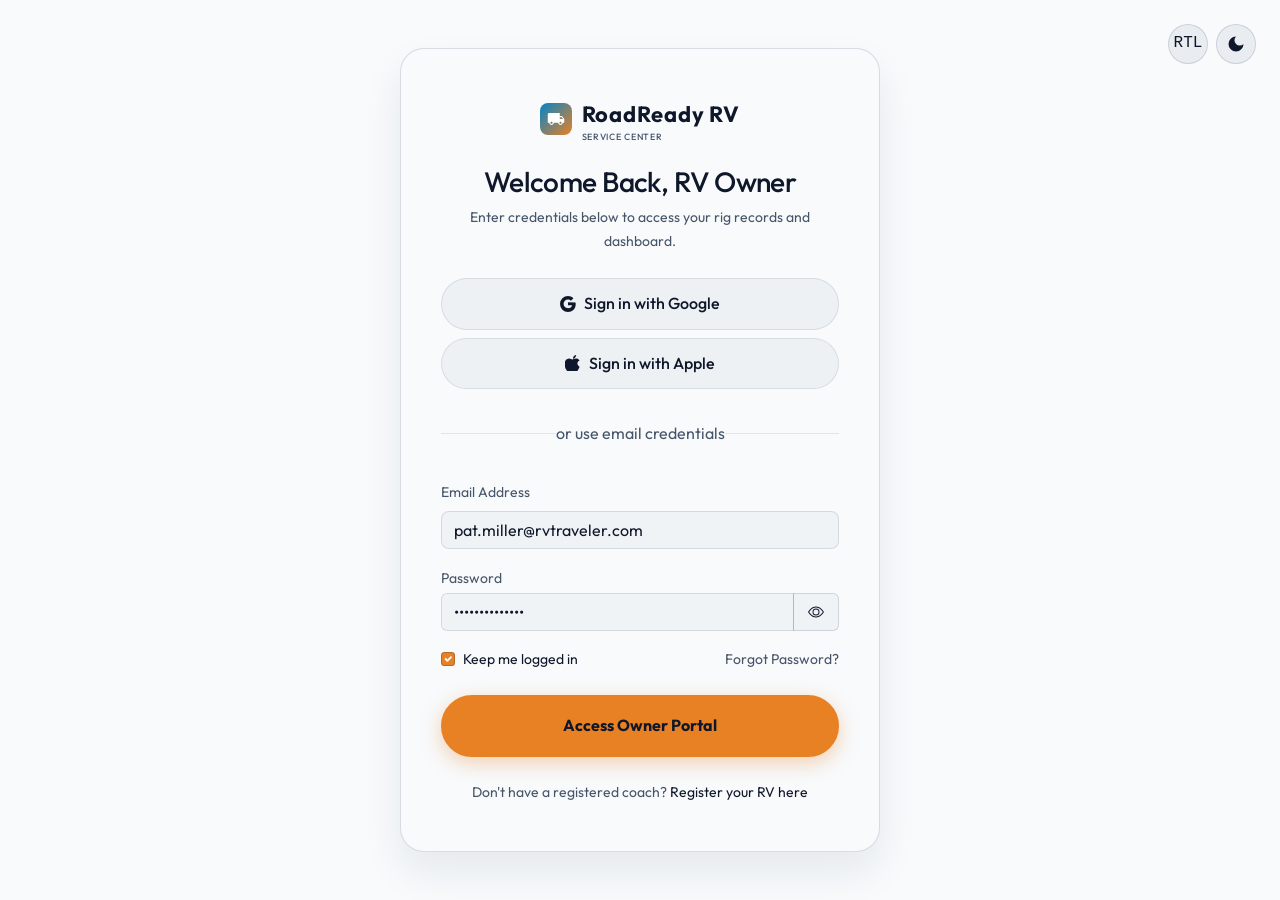
<file: login.html>
<!DOCTYPE html>
<html lang="en" dir="ltr" data-bs-theme="light">
<head>
  <meta charset="UTF-8">
  <meta name="viewport" content="width=device-width, initial-scale=1.0">
  <meta name="description" content="Access your RoadReady RV & Motorhome owner portal. Manage service appointments, track maintenance history, review warranty status, and access repair estimates.">
  <meta name="keywords" content="rv service login, motorhome owner portal, rv maintenance tracker, roadready rv sign in">
  <meta name="author" content="RoadReady RV & Motorhome Service Center">
  <title>RoadReady RV - RV Owner Portal Sign In</title>
  
  <!-- Favicon -->
  <link rel="icon" type="image/svg+xml" href="data:image/svg+xml,<svg xmlns='http://www.w3.org/2000/svg' viewBox='0 0 24 24' fill='%23E88024'><path d='M20 8h-3V4H3c-1.1 0-2 .9-2 2v11h2c0 1.66 1.34 3 3 3s3-1.34 3-3h6c0 1.66 1.34 3 3 3s3-1.34 3-3h2v-5l-3-4zM6 18.5c-.83 0-1.5-.67-1.5-1.5s.67-1.5 1.5-1.5 1.5.67 1.5 1.5-.67 1.5-1.5 1.5zm12 0c-.83 0-1.5-.67-1.5-1.5s.67-1.5 1.5-1.5 1.5.67 1.5 1.5-.67 1.5-1.5 1.5zM17 12V9.5h2.5l1.88 2.5H17z'/></svg>">

  <!-- Google Fonts - Outfit -->
  <link rel="preconnect" href="https://fonts.googleapis.com">
  <link rel="preconnect" href="https://fonts.gstatic.com" crossorigin>
  <link href="https://fonts.googleapis.com/css2?family=Outfit:wght@300;400;500;600&display=swap" rel="stylesheet">

  <!-- Bootstrap 5.3.3 CSS -->
  <link href="https://cdn.jsdelivr.net/npm/bootstrap@5.3.3/dist/css/bootstrap.min.css" rel="stylesheet" integrity="sha384-QWTKZyjpPEjISv5WaRU9OFeRpok6YctnYmDr5pNlyT2bRjXh0JMhjY6hW+ALEwIH" crossorigin="anonymous">

  <!-- Custom Stylesheets -->
  <link rel="stylesheet" href="assets/css/style.css">
  <link rel="stylesheet" href="assets/css/dark-mode.css">
  <link rel="stylesheet" href="assets/css/rtl.css">

  <style>
    body {
      background-color: var(--bg-main);
      min-height: 100vh;
      display: flex;
      align-items: center;
      justify-content: center;
      padding: 1.5rem;
      transition: background 0.3s ease, color 0.3s ease;
    }
    
    .auth-card {
      max-width: 480px;
      width: 100%;
      background: var(--bg-main);
      border: 1px solid var(--border-color);
      border-radius: 24px;
      padding: 3rem 2.5rem;
      box-shadow: 0 20px 40px rgba(15, 39, 68, 0.08);
      transition: var(--transition-smooth);
    }
    
    body.dark-mode .auth-card {
      background: rgba(18, 30, 49, 0.75);
      border-color: rgba(255, 255, 255, 0.08);
      box-shadow: var(--shadow-lg);
    }
    
    .social-btn {
      background: rgba(15, 39, 68, 0.04);
      border: 1px solid rgba(15, 39, 68, 0.1);
      color: var(--text-main);
      padding: 0.75rem 1rem;
      border-radius: 50px;
      font-weight: 500;
      transition: var(--transition-fast);
      display: inline-flex;
      align-items: center;
      justify-content: center;
      gap: 0.5rem;
      width: 100%;
    }
    
    .social-btn:hover {
      background: rgba(15, 39, 68, 0.08);
      color: var(--text-main);
      transform: translateY(-2px);
    }
    
    body.dark-mode .social-btn {
      background: rgba(255, 255, 255, 0.05);
      border-color: rgba(255, 255, 255, 0.15);
      color: var(--text-light);
    }
    
    body.dark-mode .social-btn:hover {
      background: rgba(255, 255, 255, 0.15);
      color: var(--text-light);
    }

    .divider {
      display: flex;
      align-items: center;
      text-align: center;
      color: var(--text-muted);
      margin: 2rem 0;
    }
    
    .divider::before, .divider::after {
      content: '';
      flex: 1;
      border-bottom: 1px solid rgba(15, 39, 68, 0.1);
    }
    
    body.dark-mode .divider {
      color: rgba(255, 255, 255, 0.45);
    }
    
    body.dark-mode .divider::before,
    body.dark-mode .divider::after {
      border-color: rgba(255, 255, 255, 0.15);
    }
    
    .utility-btn {
      border-color: var(--border-color) !important;
      color: var(--text-main) !important;
      transition: var(--transition-fast);
    }
    
    .utility-btn:hover {
      background: var(--primary) !important;
      color: var(--accent) !important;
      border-color: var(--primary) !important;
    }

    .auth-card a {
      text-decoration: none;
      transition: all 0.3s ease;
    }
    
    .auth-card a:hover {
      text-decoration: underline;
    }

    /* Light mode text/form-control overrides */
    body:not(.dark-mode) .auth-card h1,
    body:not(.dark-mode) .auth-card label,
    body:not(.dark-mode) .auth-card .text-white {
      color: var(--text-main) !important;
    }
    body:not(.dark-mode) .auth-card p,
    body:not(.dark-mode) .auth-card .text-white-50,
    body:not(.dark-mode) .auth-card .small {
      color: var(--text-muted) !important;
    }
    body:not(.dark-mode) .auth-card a {
      color: var(--accent) !important;
    }
    body:not(.dark-mode) .auth-card .form-control {
      background-color: rgba(15, 39, 68, 0.03) !important;
      border-color: rgba(15, 39, 68, 0.15) !important;
      color: var(--text-main) !important;
    }
    body:not(.dark-mode) .auth-card .form-control:focus {
      background-color: #ffffff !important;
      border-color: var(--accent) !important;
      box-shadow: 0 0 0 0.25rem rgba(232, 128, 36, 0.25) !important;
    }
    
    /* Light mode form check / input-group button overrides */
    body:not(.dark-mode) .auth-card .form-check-input {
      border-color: rgba(15, 39, 68, 0.25) !important;
    }
    body:not(.dark-mode) .auth-card .input-group .btn {
      background-color: rgba(15, 39, 68, 0.03) !important;
      border-color: rgba(15, 39, 68, 0.15) !important;
      color: var(--text-main) !important;
    }

    /* Small screens customization */
    @media (max-width: 576px) {
      .auth-card .form-check-label {
        font-size: 11px !important;
      }
      .auth-card .form-check-input {
        width: 12px !important;
      }
      .auth-card .auth-toggles {
        position: absolute !important;
        top: 15px !important;
        right: 15px !important;
        left: auto !important;
        transform: none !important;
        margin: 0 !important;
        z-index: 1010;
      }
      body {
        display: flex !important;
        flex-direction: column !important;
        justify-content: flex-start !important;
        padding-top: 10px !important;
        padding-bottom: 24px !important;
      }
    }
  </style>
</head>
<body>

  <!-- Theme & RTL Toggles -->
  <div class="auth-toggles position-absolute top-0 end-0 m-4 d-flex gap-2" style="z-index: 1000;">
    <button class="utility-btn font-monospace" id="rtl-toggle" title="Toggle Text Direction" aria-label="Toggle RTL direction">RTL</button>
    <button class="utility-btn" id="theme-toggle" title="Toggle Light/Dark Mode" aria-label="Toggle dark mode">
      <svg xmlns="http://www.w3.org/2000/svg" width="20" height="20" fill="currentColor" viewBox="0 0 24 24"><path d="M12 3a6 6 0 0 0 9 9 9 9 0 1 1-9-9Z"/></svg>
    </button>
  </div>

  <!-- ==========================================================================
       Authentication Login Form
       ========================================================================== */ -->
  <div class="auth-card text-center reveal active">
    <!-- Brand Logo -->
    <a class="footer-logo justify-content-center mb-4" href="index.html">
      <div class="brand-icon">
        <svg xmlns="http://www.w3.org/2000/svg" viewBox="0 0 24 24" fill="currentColor">
          <path d="M20 8h-3V4H3c-1.1 0-2 .9-2 2v11h2c0 1.66 1.34 3 3 3s3-1.34 3-3h6c0 1.66 1.34 3 3 3s3-1.34 3-3h2v-5l-3-4zM6 18.5c-.83 0-1.5-.67-1.5-1.5s.67-1.5 1.5-1.5 1.5.67 1.5 1.5-.67 1.5-1.5 1.5zm12 0c-.83 0-1.5-.67-1.5-1.5s.67-1.5 1.5-1.5 1.5.67 1.5 1.5-.67 1.5-1.5 1.5zM17 12V9.5h2.5l1.88 2.5H17z"/>
        </svg>
      </div>
      <div class="brand-text text-start">
        <span class="brand-name">RoadReady RV</span>
        <span class="brand-sub">Service Center</span>
      </div>
    </a>

    <h1 class="h3 text-white mb-2" style="font-weight: 500;">Welcome Back, RV Owner</h1>
    <p class="text-white-50 small mb-4">Enter credentials below to access your rig records and dashboard.</p>

    <!-- Social Sign In buttons -->
    <div class="d-flex flex-column gap-2 mb-3">
      <button class="social-btn" type="button" onclick="socialLogin('Google')">
        <svg xmlns="http://www.w3.org/2000/svg" width="16" height="16" fill="currentColor" class="bi bi-google" viewBox="0 0 16 16"><path d="M15.545 6.558a9.4 9.4 0 0 1 .139 1.626c0 2.434-.87 4.492-2.384 5.885h.002C11.978 15.292 10.158 16 8 16A8 8 0 1 1 8 0c2.158 0 4 .799 5.418 2.301l-2.432 2.432C10.02 3.791 9.122 3.4 8 3.4c-2.445 0-4.437 1.992-4.437 4.437s1.992 4.437 4.437 4.437c2.827 0 3.87-1.992 4.04-3.036H8v-3.036z"/></svg>
        Sign in with Google
      </button>
      <button class="social-btn" type="button" onclick="socialLogin('Apple')">
        <svg xmlns="http://www.w3.org/2000/svg" width="16" height="16" fill="currentColor" class="bi bi-apple" viewBox="0 0 16 16"><path d="M11.182.008C11.148-.03 9.923.023 8.857 1.18c-1.066 1.156-.902 2.482-.878 2.516s1.202-.087 2.22-1.258C11.217 1.282 11.206.046 11.182.008m3.314 11.733c-.048-.096-2.325-1.234-2.113-3.422.212-2.189 2.225-2.869 2.225-2.869-1.094-1.628-2.807-1.846-3.38-1.896-1.575-.192-3.084.881-3.864.881-.79 0-1.996-.86-3.23-.836-1.58.026-3.036.902-3.842 2.28-1.636 2.784-.419 6.892 1.171 9.145.78 1.093 1.688 2.302 2.871 2.261 1.146-.04 1.58-.724 2.955-.724 1.365 0 1.77.724 2.97.704 1.218-.02 2.012-1.127 2.783-2.24 1.002-1.455 1.41-2.866 1.428-2.937a1.05 1.05 0 0 1-.005-.002z"/></svg>
        Sign in with Apple
      </button>
    </div>

    <div class="divider">or use email credentials</div>

    <!-- Credentials Form -->
    <form id="loginForm" class="text-start">
      <div class="mb-3">
        <label class="form-label text-white small">Email Address</label>
        <input type="email" class="form-control rounded-3 bg-opacity-10 bg-white border border-white border-opacity-25 text-white" placeholder="owner@roadreadyrv.com" value="pat.miller@rvtraveler.com" required>
      </div>
      <div class="mb-3">
        <label class="form-label text-white small mb-1">Password</label>
        <div class="input-group">
          <input type="password" id="loginPassword" class="form-control bg-opacity-10 bg-white border-white border-opacity-25 text-white" placeholder="••••••••" value="RoadReady2026!" required>
          <button class="btn border border-white border-opacity-25 bg-opacity-10 bg-white text-white d-flex align-items-center justify-content-center" type="button" id="togglePasswordBtn" style="width:46px;">
            <svg id="eyeIcon" xmlns="http://www.w3.org/2000/svg" width="16" height="16" fill="currentColor" class="bi bi-eye" viewBox="0 0 16 16"><path d="M16 8s-3-5.5-8-5.5S0 8 0 8s3 5.5 8 5.5S16 8 16 8zM1.173 8a13.133 13.133 0 0 1 1.66-2.043C4.12 4.668 5.88 3.5 8 3.5c2.12 0 3.879 1.168 5.168 2.457A13.133 13.133 0 0 1 14.828 8c-.058.087-.122.183-.195.288-.335.48-.83 1.12-1.465 1.755C11.879 11.332 10.119 12.5 8 12.5c-2.12 0-3.879-1.168-5.168-2.457A13.134 13.134 0 0 1 1.172 8z"/><path d="M8 5.5a2.5 2.5 0 1 0 0 5 2.5 2.5 0 0 0 0-5zM4.5 8a3.5 3.5 0 1 1 7 0 3.5 3.5 0 0 1-7 0z"/></svg>
            <svg id="eyeSlashIcon" xmlns="http://www.w3.org/2000/svg" width="16" height="16" fill="currentColor" class="bi bi-eye-slash d-none" viewBox="0 0 16 16"><path d="M13.359 11.238C15.06 9.72 16 8 16 8s-3-5.5-8-5.5a7.028 7.028 0 0 0-2.79.588l.77.771A5.944 5.944 0 0 1 8 3.5c2.12 0 3.879 1.168 5.168 2.457A13.134 13.134 0 0 1 14.828 8c-.058.087-.122.183-.195.288-.335.48-.83 1.12-1.465 1.755-.165.165-.337.328-.517.486z"/><path d="M11.297 9.176a3.5 3.5 0 0 0-4.474-4.474l.823.823a2.5 2.5 0 0 1 2.829 2.829zm-2.943 1.299.822.822a3.5 3.5 0 0 1-4.474-4.474l.823.823a2.5 2.5 0 0 0 2.829 2.829"/><path d="M3.35 5.47c-.18.16-.353.322-.518.487A13.134 13.134 0 0 0 1.172 8l.195.288c.335.48.83 1.12 1.465 1.755C4.121 11.332 5.881 12.5 8 12.5c.716 0 1.39-.133 2.02-.36l.77.772A7.029 7.029 0 0 1 8 13.5C3 13.5 0 8 0 8s.939-1.721 2.641-3.238l.708.709zm10.296 8.884-12-12 .708-.708 12 12-.708.708z"/></svg>
          </button>
        </div>
      </div>

      <div class="mb-4 d-flex justify-content-between align-items-center flex-nowrap gap-2">
        <div class="form-check text-white small mb-0 d-flex align-items-center gap-2" style="white-space: nowrap; flex-shrink: 0;">
          <input type="checkbox" class="form-check-input bg-transparent border border-white border-opacity-25 flex-shrink-0" id="rememberMe" checked style="margin-top: 0;">
          <label class="form-check-label mb-0" for="rememberMe">Keep me logged in</label>
        </div>
        <a href="contact.html" class="small text-white-50 flex-shrink-0" dir="ltr" style="white-space: nowrap;">Forgot Password?</a>
      </div>

      <button type="submit" class="btn-premium-primary w-100 justify-content-center py-3">Access Owner Portal</button>
    </form>

    <div class="mt-4 text-white-50 small">
      Don't have a registered coach? <a href="register.html" class="text-white">Register your RV here</a>
    </div>
  </div>

  <!-- Core Javascript -->
  <script src="assets/js/main.js"></script>

  <script>
    // Visibility toggle script
    const passwordInput = document.getElementById('loginPassword');
    const toggleBtn = document.getElementById('togglePasswordBtn');
    
    const eyeIcon = document.getElementById('eyeIcon');
    const eyeSlashIcon = document.getElementById('eyeSlashIcon');
    
    toggleBtn.addEventListener('click', () => {
      const isPassword = passwordInput.getAttribute('type') === 'password';
      passwordInput.setAttribute('type', isPassword ? 'text' : 'password');
      if (isPassword) {
        eyeIcon.classList.add('d-none');
        eyeSlashIcon.classList.remove('d-none');
      } else {
        eyeIcon.classList.remove('d-none');
        eyeSlashIcon.classList.add('d-none');
      }
    });

    // Simulated actions
    function socialLogin(service) {
      alert(`Connecting RV Owner credentials via ${service} secure gateway...`);
      window.location.href = 'dashboard.html';
    }

    document.getElementById('loginForm').addEventListener('submit', (e) => {
      e.preventDefault();
      const submitBtn = e.target.querySelector('button[type="submit"]');
      submitBtn.disabled = true;
      submitBtn.innerHTML = '<span class="spinner-border spinner-border-sm" role="status" aria-hidden="true"></span> Authenticating RV Owner...';
      
      setTimeout(() => {
        window.location.href = 'dashboard.html';
      }, 900);
    });
  </script>
</body>
</html>
</file>
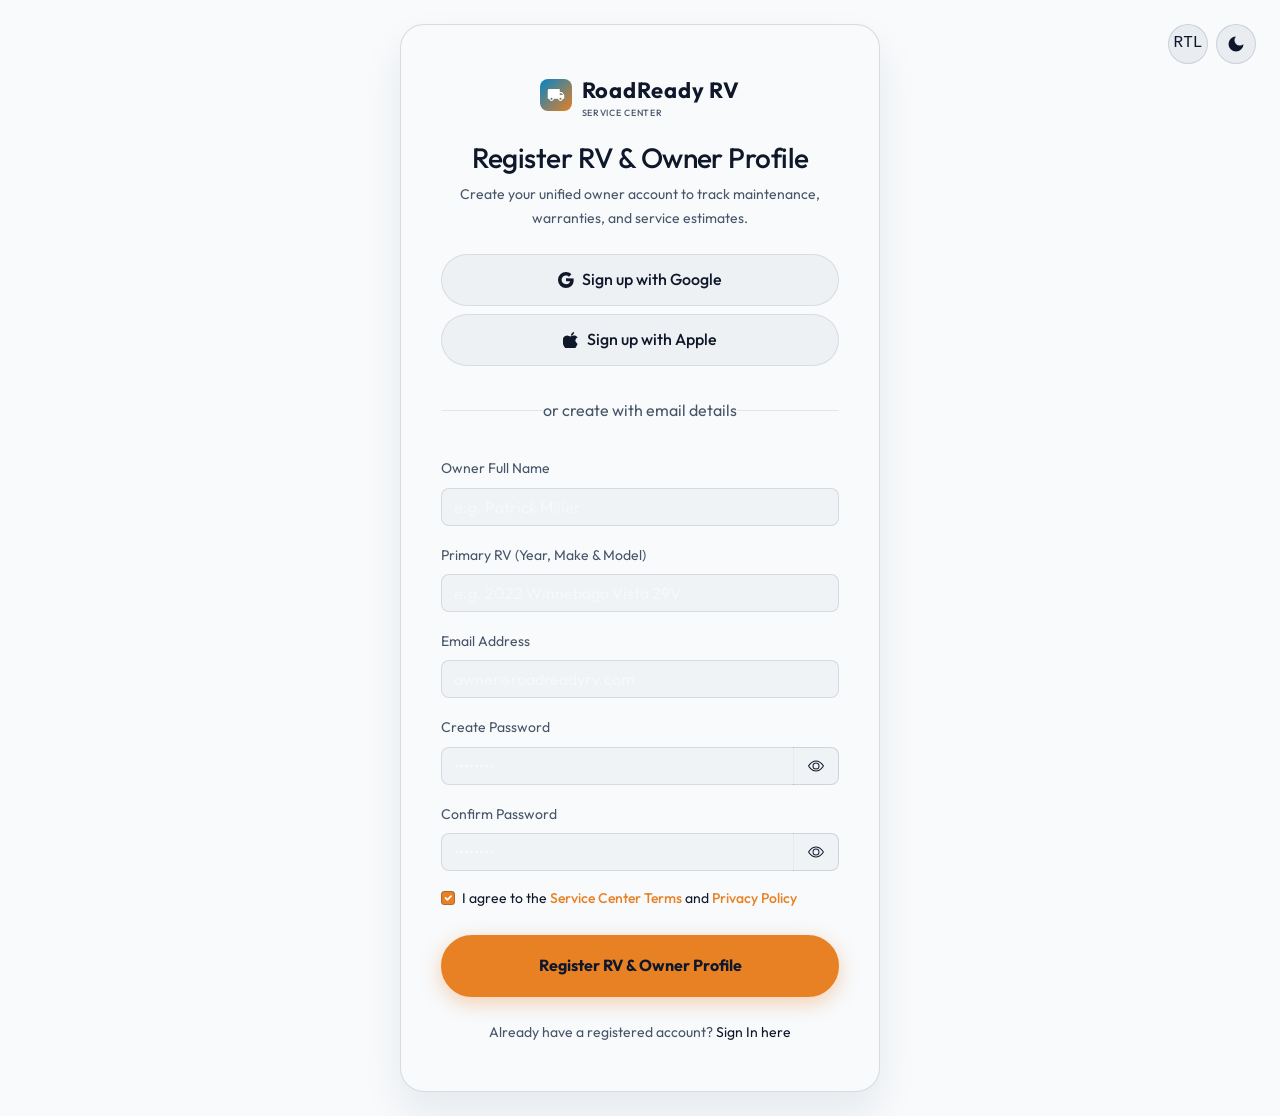
<file: register.html>
<!DOCTYPE html>
<html lang="en" dir="ltr" data-bs-theme="light">
<head>
  <meta charset="UTF-8">
  <meta name="viewport" content="width=device-width, initial-scale=1.0">
  <meta name="description" content="Register your RV or motorhome with RoadReady RV Service Center. Access automated service history, warranty management, express bay booking, and estimates.">
  <meta name="keywords" content="rv service registration, register motorhome, rv maintenance tracker account, roadready rv signup">
  <meta name="author" content="RoadReady RV & Motorhome Service Center">
  <title>RoadReady RV - RV Owner Registration</title>
  
  <!-- Favicon -->
  <link rel="icon" type="image/svg+xml" href="data:image/svg+xml,<svg xmlns='http://www.w3.org/2000/svg' viewBox='0 0 24 24' fill='%23E88024'><path d='M20 8h-3V4H3c-1.1 0-2 .9-2 2v11h2c0 1.66 1.34 3 3 3s3-1.34 3-3h6c0 1.66 1.34 3 3 3s3-1.34 3-3h2v-5l-3-4zM6 18.5c-.83 0-1.5-.67-1.5-1.5s.67-1.5 1.5-1.5 1.5.67 1.5 1.5-.67 1.5-1.5 1.5zm12 0c-.83 0-1.5-.67-1.5-1.5s.67-1.5 1.5-1.5 1.5.67 1.5 1.5-.67 1.5-1.5 1.5zM17 12V9.5h2.5l1.88 2.5H17z'/></svg>">

  <!-- Google Fonts - Outfit -->
  <link rel="preconnect" href="https://fonts.googleapis.com">
  <link rel="preconnect" href="https://fonts.gstatic.com" crossorigin>
  <link href="https://fonts.googleapis.com/css2?family=Outfit:wght@300;400;500;600&display=swap" rel="stylesheet">

  <!-- Bootstrap 5.3.3 CSS -->
  <link href="https://cdn.jsdelivr.net/npm/bootstrap@5.3.3/dist/css/bootstrap.min.css" rel="stylesheet" integrity="sha384-QWTKZyjpPEjISv5WaRU9OFeRpok6YctnYmDr5pNlyT2bRjXh0JMhjY6hW+ALEwIH" crossorigin="anonymous">

  <!-- Custom Stylesheets -->
  <link rel="stylesheet" href="assets/css/style.css">
  <link rel="stylesheet" href="assets/css/dark-mode.css">
  <link rel="stylesheet" href="assets/css/rtl.css">

  <style>
    body {
      background-color: var(--bg-main);
      min-height: 100vh;
      display: flex;
      align-items: center;
      justify-content: center;
      padding: 1.5rem;
      transition: background 0.3s ease, color 0.3s ease;
    }
    
    .auth-card {
      max-width: 480px;
      width: 100%;
      background: var(--bg-main);
      border: 1px solid var(--border-color);
      border-radius: 24px;
      padding: 3rem 2.5rem;
      box-shadow: 0 20px 40px rgba(15, 39, 68, 0.08);
      transition: var(--transition-smooth);
    }
    
    body.dark-mode .auth-card {
      background: rgba(18, 30, 49, 0.75);
      border-color: rgba(255, 255, 255, 0.08);
      box-shadow: var(--shadow-lg);
    }
    
    .social-btn {
      background: rgba(15, 39, 68, 0.04);
      border: 1px solid rgba(15, 39, 68, 0.1);
      color: var(--text-main);
      padding: 0.75rem 1rem;
      border-radius: 50px;
      font-weight: 500;
      transition: var(--transition-fast);
      display: inline-flex;
      align-items: center;
      justify-content: center;
      gap: 0.5rem;
      width: 100%;
    }
    
    .social-btn:hover {
      background: rgba(15, 39, 68, 0.08);
      color: var(--text-main);
      transform: translateY(-2px);
    }
    
    body.dark-mode .social-btn {
      background: rgba(255, 255, 255, 0.05);
      border-color: rgba(255, 255, 255, 0.15);
      color: var(--text-light);
    }
    
    body.dark-mode .social-btn:hover {
      background: rgba(255, 255, 255, 0.15);
      color: var(--text-light);
    }

    .divider {
      display: flex;
      align-items: center;
      text-align: center;
      color: var(--text-muted);
      margin: 2rem 0;
    }
    
    .divider::before, .divider::after {
      content: '';
      flex: 1;
      border-bottom: 1px solid rgba(15, 39, 68, 0.1);
    }
    
    body.dark-mode .divider {
      color: rgba(255, 255, 255, 0.45);
    }
    
    body.dark-mode .divider::before,
    body.dark-mode .divider::after {
      border-color: rgba(255, 255, 255, 0.15);
    }
    
    .utility-btn {
      border-color: var(--border-color) !important;
      color: var(--text-main) !important;
      transition: var(--transition-fast);
    }
    
    .utility-btn:hover {
      background: var(--primary) !important;
      color: var(--accent) !important;
      border-color: var(--primary) !important;
    }

    .auth-card a {
      text-decoration: none;
      transition: all 0.3s ease;
    }
    
    .auth-card a:hover {
      text-decoration: underline;
    }

    .terms-link {
      color: var(--accent);
      font-weight: 500;
      text-decoration: none;
      transition: all 0.25s ease;
      border-bottom: 1px solid transparent;
    }

    .terms-link:hover {
      color: var(--accent);
      border-bottom-color: var(--accent);
      text-decoration: none !important;
    }

    /* Light mode text/form-control overrides */
    body:not(.dark-mode) .auth-card h1,
    body:not(.dark-mode) .auth-card label,
    body:not(.dark-mode) .auth-card .text-white {
      color: var(--text-main) !important;
    }
    body:not(.dark-mode) .auth-card p,
    body:not(.dark-mode) .auth-card .text-white-50,
    body:not(.dark-mode) .auth-card .small {
      color: var(--text-muted) !important;
    }
    body:not(.dark-mode) .auth-card a {
      color: var(--accent) !important;
    }
    body:not(.dark-mode) .auth-card .terms-link {
      color: var(--accent) !important;
    }
    body:not(.dark-mode) .auth-card .form-control {
      background-color: rgba(15, 39, 68, 0.03) !important;
      border-color: rgba(15, 39, 68, 0.15) !important;
      color: var(--text-main) !important;
    }
    body:not(.dark-mode) .auth-card .form-control:focus {
      background-color: #ffffff !important;
      border-color: var(--accent) !important;
      box-shadow: 0 0 0 0.25rem rgba(232, 128, 36, 0.25) !important;
    }
    
    /* Light mode form check / input-group button overrides */
    body:not(.dark-mode) .auth-card .form-check-input {
      border-color: rgba(15, 39, 68, 0.25) !important;
    }
    body:not(.dark-mode) .auth-card .input-group .btn {
      background-color: rgba(15, 39, 68, 0.03) !important;
      border-color: rgba(15, 39, 68, 0.15) !important;
      color: var(--text-main) !important;
    }

    /* Small screens customization */
    @media (max-width: 576px) {
      .auth-card .form-check-label {
        font-size: 11px !important;
      }
      .auth-card .form-check-input {
        width: 12px !important;
      }
      .auth-card .terms-link {
        font-size: 11px !important;
      }
      .auth-card .auth-toggles {
        position: absolute !important;
        top: 15px !important;
        right: 15px !important;
        left: auto !important;
        transform: none !important;
        margin: 0 !important;
        z-index: 1010;
      }
      body {
        display: flex !important;
        flex-direction: column !important;
        justify-content: flex-start !important;
        padding-top: 10px !important;
        padding-bottom: 24px !important;
      }
    }
  </style>
</head>
<body>

  <!-- Theme & RTL Toggles -->
  <div class="auth-toggles position-absolute top-0 end-0 m-4 d-flex gap-2" style="z-index: 1000;">
    <button class="utility-btn font-monospace" id="rtl-toggle" title="Toggle Text Direction" aria-label="Toggle RTL direction">RTL</button>
    <button class="utility-btn" id="theme-toggle" title="Toggle Light/Dark Mode" aria-label="Toggle dark mode">
      <svg xmlns="http://www.w3.org/2000/svg" width="20" height="20" fill="currentColor" viewBox="0 0 24 24"><path d="M12 3a6 6 0 0 0 9 9 9 9 0 1 1-9-9Z"/></svg>
    </button>
  </div>

  <!-- ==========================================================================
       Authentication Register Form
       ========================================================================== */ -->
  <div class="auth-card text-center reveal active">
    <!-- Brand Logo -->
    <a class="footer-logo justify-content-center mb-4" href="index.html">
      <div class="brand-icon">
        <svg xmlns="http://www.w3.org/2000/svg" viewBox="0 0 24 24" fill="currentColor">
          <path d="M20 8h-3V4H3c-1.1 0-2 .9-2 2v11h2c0 1.66 1.34 3 3 3s3-1.34 3-3h6c0 1.66 1.34 3 3 3s3-1.34 3-3h2v-5l-3-4zM6 18.5c-.83 0-1.5-.67-1.5-1.5s.67-1.5 1.5-1.5 1.5.67 1.5 1.5-.67 1.5-1.5 1.5zm12 0c-.83 0-1.5-.67-1.5-1.5s.67-1.5 1.5-1.5 1.5.67 1.5 1.5-.67 1.5-1.5 1.5zM17 12V9.5h2.5l1.88 2.5H17z"/>
        </svg>
      </div>
      <div class="brand-text text-start">
        <span class="brand-name">RoadReady RV</span>
        <span class="brand-sub">Service Center</span>
      </div>
    </a>

    <h1 class="h3 text-white mb-2" style="font-weight: 500;">Register RV &amp; Owner Profile</h1>
    <p class="text-white-50 small mb-4">Create your unified owner account to track maintenance, warranties, and service estimates.</p>

    <!-- Social Sign Up buttons -->
    <div class="d-flex flex-column gap-2 mb-3">
      <button class="social-btn" type="button" onclick="socialSignup('Google')">
        <svg xmlns="http://www.w3.org/2000/svg" width="16" height="16" fill="currentColor" class="bi bi-google" viewBox="0 0 16 16"><path d="M15.545 6.558a9.4 9.4 0 0 1 .139 1.626c0 2.434-.87 4.492-2.384 5.885h.002C11.978 15.292 10.158 16 8 16A8 8 0 1 1 8 0c2.158 0 4 .799 5.418 2.301l-2.432 2.432C10.02 3.791 9.122 3.4 8 3.4c-2.445 0-4.437 1.992-4.437 4.437s1.992 4.437 4.437 4.437c2.827 0 3.87-1.992 4.04-3.036H8v-3.036z"/></svg>
        Sign up with Google
      </button>
      <button class="social-btn" type="button" onclick="socialSignup('Apple')">
        <svg xmlns="http://www.w3.org/2000/svg" width="16" height="16" fill="currentColor" class="bi bi-apple" viewBox="0 0 16 16"><path d="M11.182.008C11.148-.03 9.923.023 8.857 1.18c-1.066 1.156-.902 2.482-.878 2.516s1.202-.087 2.22-1.258C11.217 1.282 11.206.046 11.182.008m3.314 11.733c-.048-.096-2.325-1.234-2.113-3.422.212-2.189 2.225-2.869 2.225-2.869-1.094-1.628-2.807-1.846-3.38-1.896-1.575-.192-3.084.881-3.864.881-.79 0-1.996-.86-3.23-.836-1.58.026-3.036.902-3.842 2.28-1.636 2.784-.419 6.892 1.171 9.145.78 1.093 1.688 2.302 2.871 2.261 1.146-.04 1.58-.724 2.955-.724 1.365 0 1.77.724 2.97.704 1.218-.02 2.012-1.127 2.783-2.24 1.002-1.455 1.41-2.866 1.428-2.937a1.05 1.05 0 0 1-.005-.002z"/></svg>
        Sign up with Apple
      </button>
    </div>

    <div class="divider">or create with email details</div>

    <!-- Credentials Form -->
    <form id="registerForm" class="text-start">
      <div class="mb-3">
        <label class="form-label text-white small">Owner Full Name</label>
        <input type="text" class="form-control rounded-3 bg-opacity-10 bg-white border border-white border-opacity-25 text-white" placeholder="e.g. Patrick Miller" required>
      </div>
      <div class="mb-3">
        <label class="form-label text-white small">Primary RV (Year, Make &amp; Model)</label>
        <input type="text" class="form-control rounded-3 bg-opacity-10 bg-white border border-white border-opacity-25 text-white" placeholder="e.g. 2022 Winnebago Vista 29V" required>
      </div>
      <div class="mb-3">
        <label class="form-label text-white small">Email Address</label>
        <input type="email" class="form-control rounded-3 bg-opacity-10 bg-white border border-white border-opacity-25 text-white" placeholder="owner@roadreadyrv.com" required>
      </div>
      <div class="mb-3">
        <label class="form-label text-white small">Create Password</label>
        <div class="input-group">
          <input type="password" id="regPassword" class="form-control rounded-start-3 bg-opacity-10 bg-white border border-white border-opacity-25 text-white border-end-0" placeholder="••••••••" required>
          <button class="btn border border-white border-opacity-25 border-start-0 bg-opacity-10 bg-white text-white rounded-end-3 d-flex align-items-center justify-content-center toggle-pwd-btn" type="button" style="width:46px;">
            <svg class="eye-icon" xmlns="http://www.w3.org/2000/svg" width="16" height="16" fill="currentColor" viewBox="0 0 16 16"><path d="M16 8s-3-5.5-8-5.5S0 8 0 8s3 5.5 8 5.5S16 8 16 8zM1.173 8a13.133 13.133 0 0 1 1.66-2.043C4.12 4.668 5.88 3.5 8 3.5c2.12 0 3.879 1.168 5.168 2.457A13.133 13.133 0 0 1 14.828 8c-.058.087-.122.183-.195.288-.335.48-.83 1.12-1.465 1.755C11.879 11.332 10.119 12.5 8 12.5c-2.12 0-3.879-1.168-5.168-2.457A13.134 13.134 0 0 1 1.172 8z"/><path d="M8 5.5a2.5 2.5 0 1 0 0 5 2.5 2.5 0 0 0 0-5zM4.5 8a3.5 3.5 0 1 1 7 0 3.5 3.5 0 0 1-7 0z"/></svg>
            <svg class="eye-slash-icon d-none" xmlns="http://www.w3.org/2000/svg" width="16" height="16" fill="currentColor" viewBox="0 0 16 16"><path d="M13.359 11.238C15.06 9.72 16 8 16 8s-3-5.5-8-5.5a7.028 7.028 0 0 0-2.79.588l.77.771A5.944 5.944 0 0 1 8 3.5c2.12 0 3.879 1.168 5.168 2.457A13.134 13.134 0 0 1 14.828 8c-.058.087-.122.183-.195.288-.335.48-.83 1.12-1.465 1.755-.165.165-.337.328-.517.486z"/><path d="M11.297 9.176a3.5 3.5 0 0 0-4.474-4.474l.823.823a2.5 2.5 0 0 1 2.829 2.829zm-2.943 1.299.822.822a3.5 3.5 0 0 1-4.474-4.474l.823.823a2.5 2.5 0 0 0 2.829 2.829"/><path d="M3.35 5.47c-.18.16-.353.322-.518.487A13.134 13.134 0 0 0 1.172 8l.195.288c.335.48.83 1.12 1.465 1.755C4.121 11.332 5.881 12.5 8 12.5c.716 0 1.39-.133 2.02-.36l.77.772A7.029 7.029 0 0 1 8 13.5C3 13.5 0 8 0 8s.939-1.721 2.641-3.238l.708.709zm10.296 8.884-12-12 .708-.708 12 12-.708.708z"/></svg>
          </button>
        </div>
      </div>
      <div class="mb-3">
        <label class="form-label text-white small">Confirm Password</label>
        <div class="input-group">
          <input type="password" id="regConfirmPassword" class="form-control rounded-start-3 bg-opacity-10 bg-white border border-white border-opacity-25 text-white border-end-0" placeholder="••••••••" required>
          <button class="btn border border-white border-opacity-25 border-start-0 bg-opacity-10 bg-white text-white rounded-end-3 d-flex align-items-center justify-content-center toggle-pwd-btn" type="button" style="width:46px;">
            <svg class="eye-icon" xmlns="http://www.w3.org/2000/svg" width="16" height="16" fill="currentColor" viewBox="0 0 16 16"><path d="M16 8s-3-5.5-8-5.5S0 8 0 8s3 5.5 8 5.5S16 8 16 8zM1.173 8a13.133 13.133 0 0 1 1.66-2.043C4.12 4.668 5.88 3.5 8 3.5c2.12 0 3.879 1.168 5.168 2.457A13.133 13.133 0 0 1 14.828 8c-.058.087-.122.183-.195.288-.335.48-.83 1.12-1.465 1.755C11.879 11.332 10.119 12.5 8 12.5c-2.12 0-3.879-1.168-5.168-2.457A13.134 13.134 0 0 1 1.172 8z"/><path d="M8 5.5a2.5 2.5 0 1 0 0 5 2.5 2.5 0 0 0 0-5zM4.5 8a3.5 3.5 0 1 1 7 0 3.5 3.5 0 0 1-7 0z"/></svg>
            <svg class="eye-slash-icon d-none" xmlns="http://www.w3.org/2000/svg" width="16" height="16" fill="currentColor" viewBox="0 0 16 16"><path d="M13.359 11.238C15.06 9.72 16 8 16 8s-3-5.5-8-5.5a7.028 7.028 0 0 0-2.79.588l.77.771A5.944 5.944 0 0 1 8 3.5c2.12 0 3.879 1.168 5.168 2.457A13.134 13.134 0 0 1 14.828 8c-.058.087-.122.183-.195.288-.335.48-.83 1.12-1.465 1.755-.165.165-.337.328-.517.486z"/><path d="M11.297 9.176a3.5 3.5 0 0 0-4.474-4.474l.823.823a2.5 2.5 0 0 1 2.829 2.829zm-2.943 1.299.822.822a3.5 3.5 0 0 1-4.474-4.474l.823.823a2.5 2.5 0 0 0 2.829 2.829"/><path d="M3.35 5.47c-.18.16-.353.322-.518.487A13.134 13.134 0 0 0 1.172 8l.195.288c.335.48.83 1.12 1.465 1.755C4.121 11.332 5.881 12.5 8 12.5c.716 0 1.39-.133 2.02-.36l.77.772A7.029 7.029 0 0 1 8 13.5C3 13.5 0 8 0 8s.939-1.721 2.641-3.238l.708.709zm10.296 8.884-12-12 .708-.708 12 12-.708.708z"/></svg>
          </button>
        </div>
        <div class="invalid-feedback text-warning" id="confirmPassFeedback">Passwords do not match.</div>
      </div>
 
      <div class="mb-4 form-check text-white small">
        <input type="checkbox" class="form-check-input bg-transparent border border-white border-opacity-25" id="agreeTerms" required checked>
        <label class="form-check-label" for="agreeTerms">
          I agree to the <a href="contact.html" class="terms-link">Service Center Terms</a> and <a href="contact.html" class="terms-link">Privacy Policy</a>
        </label>
      </div>

      <button type="submit" class="btn-premium-primary w-100 justify-content-center py-3">Register RV &amp; Owner Profile</button>
    </form>

    <div class="mt-4 text-white-50 small">
      Already have a registered account? <a href="login.html" class="text-white">Sign In here</a>
    </div>
  </div>

  <!-- Core Javascript -->
  <script src="assets/js/main.js"></script>

  <script>
    const passwordInput = document.getElementById('regPassword');
    const confirmInput = document.getElementById('regConfirmPassword');
    const feedback = document.getElementById('confirmPassFeedback');
    
    // Toggle password visibility
    document.querySelectorAll('.toggle-pwd-btn').forEach(btn => {
      btn.addEventListener('click', function() {
        const input = this.previousElementSibling;
        const eyeIcon = this.querySelector('.eye-icon');
        const eyeSlashIcon = this.querySelector('.eye-slash-icon');
        const isPassword = input.getAttribute('type') === 'password';
        
        input.setAttribute('type', isPassword ? 'text' : 'password');
        if (isPassword) {
          eyeIcon.classList.add('d-none');
          eyeSlashIcon.classList.remove('d-none');
        } else {
          eyeIcon.classList.remove('d-none');
          eyeSlashIcon.classList.add('d-none');
        }
      });
    });
    
    document.getElementById('registerForm').addEventListener('submit', (e) => {
      e.preventDefault();
      
      if (passwordInput.value !== confirmInput.value) {
        confirmInput.classList.add('is-invalid');
        feedback.style.display = 'block';
        return;
      }
      
      confirmInput.classList.remove('is-invalid');
      feedback.style.display = 'none';
      
      const submitBtn = e.target.querySelector('button[type="submit"]');
      submitBtn.disabled = true;
      submitBtn.innerHTML = '<span class="spinner-border spinner-border-sm" role="status" aria-hidden="true"></span> Registering RV Profile...';
      
      setTimeout(() => {
        window.location.href = 'dashboard.html';
      }, 900);
    });

    function socialSignup(service) {
      alert(`Linking registration profile via ${service} secure gateway...`);
      window.location.href = 'dashboard.html';
    }
  </script>
</body>
</html>
</file>
<file: assets/css/style.css>
/* ==========================================================================
   RoadReady RV & Motorhome Service Center Base Stylesheet
   ========================================================================== */

/* Import Google Font 'Outfit' */
@import url('https://fonts.googleapis.com/css2?family=Outfit:wght@300;400;500;600;700&display=swap');

:root {
  /* Brand Colors */
  --primary: #0F2744;          /* Deep Highway Navy */
  --primary-rgb: 15, 39, 68;
  --accent: #E88024;           /* Expedition Amber / Safety Gold */
  --accent-rgb: 232, 128, 36;
  --electric-blue: #0284C7;    /* Roadway Azure / Service Blue */
  --electric-blue-rgb: 2, 132, 199;
  
  /* Theme Colors (Light Theme Default) */
  --bg-main: #F8FAFC;          /* Clean Highway Slate-White */
  --bg-card: rgba(255, 255, 255, 0.96);
  --bg-navbar: rgba(248, 250, 252, 0.95);
  --border-color: rgba(15, 39, 68, 0.14);
  --text-main: #0F172A;        /* Rugged Slate Black */
  --text-muted: #475569;       /* Muted Highway Slate */
  --text-light: #F8FAFC;
  
  /* Font Family */
  --font-sans: 'Outfit', sans-serif;
  
  /* Layout */
  --header-height: 80px;
  --transition-smooth: all 0.4s cubic-bezier(0.16, 1, 0.3, 1);
  --transition-fast: all 0.25s ease;
  
  /* Shadows & Glassmorphism */
  --shadow-sm: 0 2px 8px rgba(15, 39, 68, 0.05);
  --shadow-md: 0 10px 30px rgba(15, 39, 68, 0.08);
  --shadow-lg: 0 20px 40px rgba(15, 39, 68, 0.12);
  --glass-border: 1px solid rgba(255, 255, 255, 0.4);
  --glass-shadow: 0 8px 32px 0 rgba(232, 128, 36, 0.08);
}

/* ==========================================================================
   Base & Typography
   ========================================================================== */
* {
  box-sizing: border-box;
  margin: 0;
  padding: 0;
}

body {
  font-family: var(--font-sans);
  background-color: var(--bg-main);
  color: var(--text-main);
  line-height: 1.6;
  font-size: 16px;
  overflow-x: hidden;
  transition: var(--transition-smooth);
}

h1, h2, h3, h4, h5, h6 {
  font-family: var(--font-sans);
  font-weight: 500;
  color: var(--text-main);
  line-height: 1.15;
  letter-spacing: -0.02em;
}

h1 { font-size: clamp(40px, 8vw, 84px); }
h2 { font-size: clamp(32px, 6vw, 56px); }

p {
  font-size: clamp(14px, 2vw, 18px);
  color: var(--text-muted);
  line-height: 1.7;
}

a {
  text-decoration: none;
  color: inherit;
  transition: var(--transition-fast);
}

/* ==========================================================================
   Premium Components & Utilities
   ========================================================================== */

/* Glassmorphism Cards */
.glass-card {
  background: var(--bg-card);
  backdrop-filter: blur(16px);
  -webkit-backdrop-filter: blur(16px);
  border: var(--glass-border);
  border-radius: 16px;
  box-shadow: var(--glass-shadow);
  padding: 2.5rem;
  transition: var(--transition-smooth);
}

.glass-card:hover {
  transform: translateY(-6px);
  box-shadow: 0 20px 40px rgba(0, 82, 255, 0.1);
  border-color: rgba(var(--electric-blue-rgb), 0.25);
}

/* Premium Buttons - Consistent Primary Amber Brand Accent */
.btn-premium-primary {
  background: var(--accent);
  color: #0F172A !important;
  font-weight: 700;
  padding: 0.8rem 2rem;
  border-radius: 50px;
  border: 2px solid var(--accent);
  display: inline-flex;
  align-items: center;
  gap: 0.5rem;
  position: relative;
  overflow: hidden;
  z-index: 1;
  box-shadow: 0 6px 20px rgba(232, 128, 36, 0.35);
  transition: var(--transition-smooth);
  text-decoration: none;
}

.btn-premium-primary::before {
  content: '';
  position: absolute;
  top: 0; left: 0;
  width: 100%; height: 100%;
  background: #ff9436;
  z-index: -1;
  transform: scaleX(0);
  transform-origin: right;
  transition: transform 0.4s cubic-bezier(0.16, 1, 0.3, 1);
}

.btn-premium-primary:hover {
  color: #0F172A !important;
  border-color: #ff9436;
  box-shadow: 0 12px 28px rgba(232, 128, 36, 0.55);
  transform: translateY(-2px);
}

.btn-premium-primary:hover::before {
  transform: scaleX(1);
  transform-origin: left;
}

.btn-premium-primary svg {
  fill: currentColor;
}

.btn-premium-secondary {
  background: var(--accent);
  color: #0F172A !important;
  font-weight: 700;
  padding: 0.8rem 2rem;
  border-radius: 50px;
  border: 2px solid var(--accent);
  display: inline-flex;
  align-items: center;
  gap: 0.5rem;
  box-shadow: 0 6px 20px rgba(232, 128, 36, 0.35);
  transition: var(--transition-smooth);
  text-decoration: none;
}

.btn-premium-secondary:hover {
  background: #ff9436;
  color: #0F172A !important;
  border-color: #ff9436;
  transform: translateY(-2px);
  box-shadow: 0 12px 28px rgba(232, 128, 36, 0.55);
}

.btn-premium-secondary svg {
  fill: currentColor;
}

.btn-premium-outline {
  background: transparent;
  color: var(--primary);
  font-weight: 600;
  padding: 0.8rem 2rem;
  border-radius: 50px;
  border: 1.5px solid var(--primary);
  display: inline-flex;
  align-items: center;
  gap: 0.5rem;
  transition: var(--transition-smooth);
  text-decoration: none;
}

.btn-premium-outline:hover {
  background: var(--accent);
  color: #0F172A !important;
  border-color: var(--accent);
  transform: translateY(-2px);
  box-shadow: 0 12px 28px rgba(232, 128, 36, 0.35);
}

.btn-premium-outline svg {
  fill: currentColor;
}

.btn-home1-contrast {
  color: var(--text-light);
  border-color: rgba(255, 255, 255, 0.35);
}

.btn-home1-contrast:hover {
  background: var(--text-light);
  color: var(--primary);
  border-color: var(--text-light);
}

/* ==========================================================================
   High-Contrast Hero Buttons & Interactive Components
   ========================================================================== */
.btn-hero-primary {
  background: var(--accent);
  color: #0F172A !important;
  font-weight: 700;
  padding: 0.9rem 2.2rem;
  border-radius: 50px;
  border: 2px solid var(--accent);
  display: inline-flex;
  align-items: center;
  gap: 0.5rem;
  box-shadow: 0 8px 24px rgba(232, 128, 36, 0.45);
  transition: var(--transition-smooth);
  text-decoration: none;
}

.btn-hero-primary:hover {
  background: #ff9436;
  border-color: #ff9436;
  color: #0F172A !important;
  transform: translateY(-2px);
  box-shadow: 0 14px 32px rgba(232, 128, 36, 0.6);
}

.btn-hero-secondary {
  background: #FFFFFF;
  color: var(--primary) !important;
  font-weight: 700;
  padding: 0.9rem 2.2rem;
  border-radius: 50px;
  border: 2px solid #FFFFFF;
  display: inline-flex;
  align-items: center;
  gap: 0.5rem;
  box-shadow: 0 8px 24px rgba(0, 0, 0, 0.25);
  transition: var(--transition-smooth);
  text-decoration: none;
}

.btn-hero-secondary:hover {
  background: rgba(255, 255, 255, 0.94);
  color: var(--primary) !important;
  border-color: #FFFFFF;
  transform: translateY(-2px);
  box-shadow: 0 14px 32px rgba(255, 255, 255, 0.4);
}

/* Service Box Icons for Essential Care */
.service-icon-box {
  width: 52px;
  height: 52px;
  border-radius: 14px;
  display: inline-flex;
  align-items: center;
  justify-content: center;
  margin-bottom: 0.85rem;
  transition: var(--transition-smooth);
  flex-shrink: 0;
  background: rgba(232, 128, 36, 0.12);
  color: var(--accent);
  border: 1px solid rgba(232, 128, 36, 0.35);
}

.service-icon-box.icon-amber,
.service-icon-box.icon-blue,
.service-icon-box.icon-cyan,
.service-icon-box.icon-orange {
  background: rgba(232, 128, 36, 0.12);
  color: var(--accent);
  border: 1px solid rgba(232, 128, 36, 0.35);
}

.service-icon-box svg {
  fill: currentColor;
}

.glass-card:hover .service-icon-box {
  transform: scale(1.08) translateY(-2px);
  background: rgba(232, 128, 36, 0.2);
  border-color: var(--accent);
}

/* Home 2 Service Center Bay Card Styles */
.service-bay-card {
  position: relative;
  border-radius: 20px;
  overflow: hidden;
  background: rgba(255, 255, 255, 0.04);
  border: 1px solid rgba(255, 255, 255, 0.09);
  transition: var(--transition-smooth);
}

.service-bay-card:hover {
  transform: translateY(-6px);
  border-color: rgba(232, 128, 36, 0.4);
  box-shadow: 0 20px 40px rgba(0, 0, 0, 0.4);
}

.service-bay-card-img {
  width: 100%;
  height: 220px;
  object-fit: cover;
  transition: transform 0.5s ease;
}

.service-bay-card:hover .service-bay-card-img {
  transform: scale(1.04);
}

/* Sections Styling */
section {
  padding: 100px 0;
  position: relative;
}

.section-tag {
  color: var(--accent) !important;
  font-size: 0.85rem;
  text-transform: uppercase;
  letter-spacing: 0.18em;
  font-weight: 700;
  display: block;
  margin-bottom: 1rem;
}

/* Make section tags pop inside all hero banner sections with background and border badge */
.hero-classic .section-tag,
.hero-luxury .section-tag,
.page-hero .section-tag {
  display: inline-block !important;
  background: rgba(15, 39, 68, 0.75) !important;
  backdrop-filter: blur(12px) !important;
  -webkit-backdrop-filter: blur(12px) !important;
  border: 1.5px solid rgba(var(--accent-rgb), 0.45) !important;
  color: var(--accent) !important;
  font-weight: 700 !important;
  letter-spacing: 0.18em !important;
  padding: 0.4rem 1.25rem !important;
  border-radius: 50px !important;
  box-shadow: 0 6px 20px rgba(0, 0, 0, 0.25) !important;
  margin-bottom: 1.25rem !important;
  text-shadow: none !important;
}

/* High contrast overrides for section-tags inside primary navy sections */
section.bg-primary .section-tag,
.bg-primary .section-tag {
  color: #FCD34D !important;
  font-weight: 700 !important;
  text-shadow: none !important;
}

/* High visibility buttons inside pre-footer & primary navy sections */
section.bg-primary .btn-premium-primary,
section.bg-primary .btn-premium-secondary,
.bg-primary .btn-premium-primary,
.bg-primary .btn-premium-secondary {
  background: var(--accent) !important;
  color: #0F172A !important;
  border: 2px solid var(--accent) !important;
  font-weight: 700 !important;
  box-shadow: 0 8px 25px rgba(232, 128, 36, 0.45) !important;
}

section.bg-primary .btn-premium-primary:hover,
section.bg-primary .btn-premium-secondary:hover,
.bg-primary .btn-premium-primary:hover,
.bg-primary .btn-premium-secondary:hover {
  background: #ff9436 !important;
  border-color: #ff9436 !important;
  color: #0F172A !important;
  box-shadow: 0 12px 30px rgba(232, 128, 36, 0.65) !important;
}

section.bg-primary .btn-home1-contrast,
.bg-primary .btn-home1-contrast {
  color: #FFFFFF !important;
  border: 2px solid rgba(255, 255, 255, 0.85) !important;
  background: transparent !important;
  font-weight: 600 !important;
}

section.bg-primary .btn-home1-contrast:hover,
.bg-primary .btn-home1-contrast:hover {
  background: #FFFFFF !important;
  color: var(--primary) !important;
  border-color: #FFFFFF !important;
  box-shadow: 0 10px 25px rgba(255, 255, 255, 0.25) !important;
}

/* Facility specification badges on About page */
.facility-spec-tag {
  display: inline-flex;
  align-items: center;
  gap: 0.5rem;
  background: rgba(232, 128, 36, 0.12);
  border: 1.5px solid rgba(232, 128, 36, 0.35);
  color: #B45309;
  font-weight: 700;
  font-size: 0.85rem;
  letter-spacing: 0.02em;
  padding: 0.5rem 1.15rem;
  border-radius: 50px;
  transition: var(--transition-fast);
}

.facility-spec-tag:hover {
  background: rgba(232, 128, 36, 0.2);
  border-color: var(--accent);
  transform: translateY(-1px);
}

.facility-spec-tag svg {
  fill: var(--accent);
  flex-shrink: 0;
}

.text-main {
  color: var(--text-main) !important;
}

.section-title {
  font-size: clamp(28px, 4vw, 48px);
  margin-bottom: 1.5rem;
  max-width: 600px;
  color: var(--text-main);
}

/* ==========================================================================
   Header & Navigation
   ========================================================================== */
.navbar-rallyx {
  position: fixed;
  top: 0; left: 0; right: 0;
  z-index: 1030;
  height: var(--header-height);
  background: var(--bg-navbar);
  backdrop-filter: blur(12px);
  -webkit-backdrop-filter: blur(12px);
  border-bottom: 1px solid var(--border-color);
  transition: var(--transition-smooth);
}

.navbar-rallyx > .container {
  height: 100%;
  display: flex;
  align-items: center;
  justify-content: space-between;
  flex-wrap: nowrap !important;
}

.navbar-rallyx.scrolled {
  height: 70px;
  background: var(--bg-navbar);
  box-shadow: var(--shadow-sm);
}

/* NEXSHOT Brand Logo */
.navbar-brand-logo {
  display: flex;
  align-items: center;
  gap: 0.5rem;
  font-size: 22px;
  font-weight: 700;
  letter-spacing: 0.06em;
  color: var(--electric-blue) !important;
}

.navbar-brand-logo .brand-icon {
  width: 34px;
  height: 34px;
  background: linear-gradient(135deg, var(--electric-blue), var(--accent));
  border-radius: 10px;
  display: flex;
  align-items: center;
  justify-content: center;
  flex-shrink: 0;
  transition: var(--transition-smooth);
}

.navbar-brand-logo .brand-icon svg {
  fill: #ffffff;
  width: 20px;
  height: 20px;
}

.navbar-brand-logo .brand-name {
  color: var(--text-main) !important;
  font-weight: 700;
  letter-spacing: 0.04em;
}

.navbar-brand-logo .brand-sub {
  color: var(--text-muted) !important;
  font-size: 10px;
  font-weight: 500;
  letter-spacing: 0.08em;
  text-transform: uppercase;
  display: block;
  line-height: 1;
}

.navbar-brand-logo:hover .brand-icon {
  transform: rotate(-8deg) scale(1.05);
}

.navbar-brand-logo .brand-text {
  display: flex;
  flex-direction: column;
  justify-content: center;
}

.navbar-rallyx .nav-link {
  font-weight: 500;
  font-size: 0.95rem;
  color: var(--text-main);
  padding: 0.4rem 1rem !important;
  border: 1px solid transparent;
  border-radius: 30px;
  transition: var(--transition-fast);
  white-space: nowrap;
  display: inline-flex;
  align-items: center;
}

.navbar-rallyx .nav-link:hover {
  color: var(--primary);
}

.navbar-rallyx .nav-link.active {
  border-color: var(--primary);
  color: var(--primary);
}

.navbar-rallyx .dropdown-toggle::after {
  margin-left: 0.55rem;
  margin-right: 0;
  vertical-align: 0.15em;
  transition: transform 0.25s ease;
}

/* Dropdown Menu Item Styling */
.navbar-rallyx .dropdown-menu .dropdown-item {
  color: var(--text-main);
  transition: var(--transition-fast);
}

.navbar-rallyx .dropdown-menu .dropdown-item:hover {
  background: rgba(var(--primary-rgb), 0.05);
  color: var(--primary);
}

.navbar-rallyx .dropdown-menu .dropdown-item.active {
  background: var(--primary);
  color: var(--text-light);
}

@media (min-width: 992px) {
  .navbar-rallyx .navbar-nav { align-items: center; }
  .navbar-rallyx .navbar-collapse {
    align-items: center;
    flex-wrap: nowrap !important;
  }
  .navbar-rallyx .navbar-collapse > div { flex-wrap: nowrap !important; }
}

@media (min-width: 992px) and (max-width: 1280px) {
  .navbar-rallyx .nav-link {
    padding: 0.4rem 0.5rem !important;
    font-size: 0.85rem;
  }
  .navbar-rallyx .navbar-collapse > div { gap: 0.25rem !important; }
  .navbar-rallyx .btn-premium-primary,
  .navbar-rallyx .btn-premium-outline,
  .navbar-rallyx .btn-premium-secondary {
    padding: 0.55rem 1.2rem !important;
    font-size: 0.85rem;
  }
  .navbar-rallyx .utility-btn { width: 36px; height: 36px; }
}

/* Align utility buttons height with premium buttons in the header */
@media (min-width: 992px) {
  .navbar-rallyx .utility-btn {
    height: 44px;
    width: 44px;
  }
}
@media (min-width: 1280px) {
  .navbar-rallyx .utility-btn {
    height: 50px;
    width: 50px;
  }
  .navbar-rallyx .btn-premium-primary,
  .navbar-rallyx .btn-premium-outline,
  .navbar-rallyx .btn-premium-secondary {
    height: 50px;
    display: inline-flex;
    align-items: center;
    justify-content: center;
  }
}
@media (min-width: 992px) and (max-width: 1279px) {
  .navbar-rallyx .utility-btn {
    height: 38px;
    width: 38px;
  }
  .navbar-rallyx .btn-premium-primary,
  .navbar-rallyx .btn-premium-outline,
  .navbar-rallyx .btn-premium-secondary {
    height: 38px;
    display: inline-flex;
    align-items: center;
    justify-content: center;
  }
}

/* Theme / RTL Toggles */
.utility-btn {
  background: rgba(var(--primary-rgb), 0.06);
  border: 1.5px solid var(--primary);
  color: var(--primary);
  width: 40px;
  height: 40px;
  border-radius: 50%;
  display: flex;
  align-items: center;
  justify-content: center;
  cursor: pointer;
  transition: all 0.4s cubic-bezier(0.16, 1, 0.3, 1);
}

.utility-btn:hover {
  background: var(--primary);
  color: var(--text-light);
  border-color: var(--primary);
  transform: rotate(15deg) scale(1.08);
}

/* Mobile Hamburger */
.navbar-toggler {
  border: none;
  padding: 0;
  width: 30px;
  height: 24px;
  position: relative;
  transition: var(--transition-fast);
}
.navbar-toggler:focus { box-shadow: none; }

.navbar-toggler-bar {
  display: block;
  width: 100%;
  height: 2px;
  background: var(--text-main);
  position: absolute;
  left: 0;
  transition: var(--transition-smooth);
}
.navbar-toggler-bar:nth-child(1) { top: 0; }
.navbar-toggler-bar:nth-child(2) { top: 11px; }
.navbar-toggler-bar:nth-child(3) { top: 22px; }

.navbar-toggler[aria-expanded="true"] .navbar-toggler-bar:nth-child(1) {
  transform: translateY(11px) rotate(45deg);
}
.navbar-toggler[aria-expanded="true"] .navbar-toggler-bar:nth-child(2) {
  opacity: 0;
}
.navbar-toggler[aria-expanded="true"] .navbar-toggler-bar:nth-child(3) {
  transform: translateY(-11px) rotate(-45deg);
}

@media (max-width: 991.98px) {
  .navbar-collapse-mobile {
    position: fixed;
    top: var(--header-height);
    left: 0;
    width: 100vw;
    height: calc(100vh - var(--header-height));
    background: var(--bg-main) !important;
    z-index: 1040;
    padding: 2.5rem 1.5rem;
    overflow-y: auto;
    transform: translateX(-100%);
    transition: var(--transition-smooth);
    display: flex;
    flex-direction: column;
  }
  .navbar-collapse-mobile.show { transform: translateX(0); }
  .navbar-rallyx.scrolled .navbar-collapse-mobile {
    top: 70px;
    height: calc(100vh - 70px);
  }
  
  .navbar-rallyx .navbar-nav { 
    text-align: center !important; 
    margin-bottom: 2rem;
    width: 100%;
  }
  
  .navbar-rallyx .navbar-nav .nav-item {
    margin-bottom: 0.75rem;
    width: 100%;
    display: flex;
    flex-direction: column;
    align-items: center;
    justify-content: center;
  }
  
  .navbar-rallyx .navbar-nav .nav-link {
    font-size: 1.25rem !important;
    font-weight: 600 !important;
    color: var(--text-main) !important;
    padding: 0.8rem 1.8rem !important;
    border-radius: 12px;
    background: transparent !important;
    border: 1px solid transparent !important;
    display: inline-flex;
    align-items: center;
    justify-content: center;
    gap: 0.5rem;
    transition: var(--transition-fast);
  }
  
  .navbar-rallyx .navbar-nav .nav-link:hover,
  .navbar-rallyx .navbar-nav .nav-link.active {
    color: var(--accent) !important;
    background: rgba(var(--primary-rgb), 0.05) !important;
    border-color: rgba(var(--accent-rgb), 0.15) !important;
  }
  
  /* Dropdown styling for inline collapse on mobile */
  .navbar-collapse-mobile .dropdown-menu {
    position: static !important;
    float: none;
    background: rgba(var(--primary-rgb), 0.03) !important;
    border: none !important;
    box-shadow: none !important;
    margin-top: 0.5rem;
    padding: 0.5rem !important;
    width: 100%;
    border-radius: 12px;
    transform: none !important;
    text-align: center !important;
  }
  
  .navbar-collapse-mobile .dropdown-item {
    font-size: 1.05rem !important;
    padding: 0.7rem 1.2rem !important;
    color: var(--text-muted) !important;
    text-align: center !important;
    border-radius: 8px;
    transition: var(--transition-fast);
  }
  
  .navbar-collapse-mobile .dropdown-item:hover {
    color: var(--accent) !important;
    background: rgba(var(--accent-rgb), 0.05) !important;
  }
  
  .navbar-collapse-mobile .d-flex.align-items-center {
    margin-top: auto;
    padding-top: 1.5rem;
    border-top: 1px solid var(--border-color);
    justify-content: center;
    flex-wrap: wrap;
    width: 100%;
    gap: 1rem !important;
  }
  
  .navbar-collapse-mobile .btn-premium-outline,
  .navbar-collapse-mobile .btn-premium-primary {
    flex: 0 0 100%;
    justify-content: center;
    text-align: center;
    max-width: 100%;
  }

  .navbar-collapse-mobile .utility-btn {
    flex: 0 0 auto !important;
    width: 48px !important;
    height: 48px !important;
    border-radius: 50% !important;
    padding: 0 !important;
  }
  
  .reveal-left, .reveal-right {
    opacity: 0;
    transform: translateY(20px);
    transition: opacity 0.7s cubic-bezier(0.16, 1, 0.3, 1), transform 0.7s cubic-bezier(0.16, 1, 0.3, 1);
  }
  .reveal-left.active, .reveal-right.active {
    opacity: 1;
    transform: translateY(0);
  }

  /* Spacing overrides for tablets (768px and up) inside mobile collapse */
  @media (min-width: 768px) {
    .navbar-collapse-mobile {
      padding: 4.5rem 3.5rem !important;
    }
    .navbar-rallyx .navbar-nav .nav-item {
      margin-bottom: 1.5rem !important;
    }
  }
}

/* ==========================================================================
   Animations & Scroll Reveal
   ========================================================================== */
.reveal {
  opacity: 0;
  transform: translateY(30px);
  transition: opacity 0.8s cubic-bezier(0.16, 1, 0.3, 1), transform 0.8s cubic-bezier(0.16, 1, 0.3, 1);
}
.reveal.active { opacity: 1; transform: translateY(0); }

.reveal-left {
  opacity: 0;
  transform: translateX(-30px);
  transition: opacity 0.8s cubic-bezier(0.16, 1, 0.3, 1), transform 0.8s cubic-bezier(0.16, 1, 0.3, 1);
}
.reveal-left.active { opacity: 1; transform: translateX(0); }

.reveal-right {
  opacity: 0;
  transform: translateX(30px);
  transition: opacity 0.8s cubic-bezier(0.16, 1, 0.3, 1), transform 0.8s cubic-bezier(0.16, 1, 0.3, 1);
}
.reveal-right.active { opacity: 1; transform: translateX(0); }

@keyframes float {
  0% { transform: translateY(0px) rotate(0deg); }
  50% { transform: translateY(-12px) rotate(3deg); }
  100% { transform: translateY(0px) rotate(0deg); }
}
.floating-shuttle { animation: float 6s ease-in-out infinite; }

@keyframes pulse-accent {
  0% { box-shadow: 0 0 0 0 rgba(var(--accent-rgb), 0.45); }
  70% { box-shadow: 0 0 0 15px rgba(var(--accent-rgb), 0); }
  100% { box-shadow: 0 0 0 0 rgba(var(--accent-rgb), 0); }
}
.pulse-button { animation: pulse-accent 2s infinite; }

/* Skeleton Loading */
.skeleton {
  background: linear-gradient(90deg, var(--border-color) 25%, rgba(var(--primary-rgb), 0.05) 50%, var(--border-color) 75%);
  background-size: 200% 100%;
  animation: loading-skeleton 1.5s infinite;
  border-radius: 4px;
}
.skeleton-text { height: 16px; margin-bottom: 12px; width: 100%; }
.skeleton-title { height: 28px; margin-bottom: 20px; width: 60%; }
.skeleton-rect { height: 200px; width: 100%; border-radius: 12px; }

@keyframes loading-skeleton {
  0% { background-position: 200% 0; }
  100% { background-position: -200% 0; }
}

/* ==========================================================================
   Footer
   ========================================================================== */
.footer-rallyx {
  background: var(--bg-navbar);
  color: var(--text-muted);
  padding: 80px 0 30px;
  border-top: 1px solid var(--border-color);
}

.footer-logo {
  font-size: 22px;
  font-weight: 700;
  letter-spacing: 0.04em;
  color: var(--electric-blue) !important;
  display: flex;
  align-items: center;
  gap: 0.6rem;
  margin-bottom: 1.5rem;
}

.footer-logo .brand-icon {
  width: 32px;
  height: 32px;
  background: linear-gradient(135deg, var(--electric-blue), var(--accent));
  border-radius: 8px;
  display: flex;
  align-items: center;
  justify-content: center;
}

.footer-logo .brand-icon svg { fill: #fff; width: 18px; height: 18px; }

.footer-logo .brand-name {
  color: var(--text-main) !important;
  font-weight: 700;
}

.footer-logo:hover .brand-icon {
  transform: rotate(-8deg) scale(1.05);
}

.footer-logo .brand-text {
  display: flex;
  flex-direction: column;
  justify-content: center;
}

.footer-logo .brand-sub {
  color: var(--text-muted) !important;
  font-size: 9px;
  font-weight: 500;
  letter-spacing: 0.08em;
  text-transform: uppercase;
  display: block;
  line-height: 1;
}

.footer-desc {
  color: var(--text-muted);
  max-width: 320px;
  margin-bottom: 2rem;
  font-size: 0.95rem;
}

.footer-socials { display: flex; gap: 1rem; }

.footer-social-link {
  width: 40px;
  height: 40px;
  background: var(--bg-card);
  border-radius: 50%;
  display: flex;
  align-items: center;
  justify-content: center;
  color: var(--text-main);
  border: 1px solid var(--border-color);
  transition: var(--transition-fast);
}

.footer-social-link:hover {
  background: var(--accent);
  color: var(--primary);
  border-color: var(--accent);
  transform: translateY(-3px);
}

.footer-title {
  font-size: 1rem;
  font-weight: 600;
  margin-bottom: 1.5rem;
  color: var(--text-main);
  letter-spacing: 0.02em;
}

.footer-links { list-style: none; padding-left: 0; }
.footer-links li { margin-bottom: 0.8rem; }
.footer-links a {
  color: var(--text-muted);
  transition: var(--transition-fast);
  font-size: 0.92rem;
}
.footer-links a:hover { color: var(--accent); padding-left: 5px; }

.footer-newsletter p {
  color: var(--text-muted);
  font-size: 0.92rem;
}

.newsletter-form .input-group { flex-wrap: nowrap; align-items: stretch; }
.newsletter-form .form-control {
  background: var(--bg-card);
  border: 1px solid var(--border-color);
  color: var(--text-main);
  border-radius: 50px 0 0 50px;
  padding: 0.75rem 1.5rem;
  font-size: 0.95rem;
}
.newsletter-form .form-control:focus {
  background: rgba(255, 255, 255, 0.1);
  border-color: var(--accent);
  box-shadow: none;
}
.newsletter-form .form-control::placeholder,
.auth-card .form-control::placeholder {
  color: rgba(255, 255, 255, 0.4);
  opacity: 1;
}

.newsletter-btn {
  background: var(--accent);
  border: 1px solid var(--accent);
  color: var(--primary);
  min-width: 64px;
  padding: 0 1.1rem;
  border-radius: 0 50px 50px 0;
  display: flex;
  align-items: center;
  justify-content: center;
  cursor: pointer;
  transition: var(--transition-fast);
}
.newsletter-btn:hover {
  transform: scale(1.05);
  background: var(--primary);
  border-color: var(--primary);
  color: var(--accent);
  box-shadow: 0 8px 20px rgba(0, 0, 0, 0.25);
}

.footer-bottom {
  margin-top: 60px;
  padding-top: 30px;
  border-top: 1px solid var(--border-color);
  font-size: 0.9rem;
  color: var(--text-muted);
}
.footer-bottom a {
  color: var(--text-muted);
  transition: var(--transition-fast);
}
.footer-bottom a:hover { color: var(--accent); }

.back-to-top {
  position: fixed;
  bottom: 30px;
  right: 30px;
  width: 48px;
  height: 48px;
  background: var(--accent);
  color: var(--primary);
  border: none;
  border-radius: 50%;
  display: flex;
  align-items: center;
  justify-content: center;
  cursor: pointer;
  opacity: 0;
  visibility: hidden;
  box-shadow: 0 10px 20px rgba(0, 0, 0, 0.15);
  z-index: 999;
  transition: var(--transition-smooth);
}
.back-to-top.show { opacity: 1; visibility: visible; }
.back-to-top:hover {
  background: var(--primary);
  color: var(--accent);
  transform: translateY(-5px);
  border: 1px solid var(--accent);
}

/* ==========================================================================
   Home 1 (Classic) Hero Section
   ========================================================================== */
.hero-classic {
  min-height: 100vh;
  position: relative;
  display: flex;
  align-items: center;
  background-color: var(--primary);
  background-image: url('../images/rv_service_center_hero.jpg');
  background-size: cover;
  background-position: center;
  background-repeat: no-repeat;
  overflow: hidden;
  padding-top: var(--header-height);
}

.hero-classic-overlay {
  position: absolute;
  top: 0; left: 0;
  width: 100%; height: 100%;
  background: linear-gradient(90deg,
    rgba(15, 39, 68, 0.95) 0%,
    rgba(15, 39, 68, 0.82) 52%,
    rgba(15, 39, 68, 0.50) 100%
  );
  z-index: 1;
}

.hero-classic-content { position: relative; z-index: 2; }

.hero-classic .headline {
  font-size: clamp(36px, 5.5vw, 68px);
  color: var(--text-light);
  line-height: 1.05;
  margin-bottom: 2rem;
}

.hero-classic .headline span { color: var(--accent); }

.hero-classic .desc {
  font-size: clamp(16px, 2.5vw, 20px);
  color: rgba(255, 255, 255, 0.78);
  max-width: 560px;
  margin-bottom: 3rem;
}

/* Hero image column — cover the right side */
.hero-classic-img-col {
  position: relative;
  z-index: 2;
  display: flex;
  justify-content: flex-end;
  align-items: center;
}

.hero-classic-img-frame {
  position: relative;
  width: 100%;
  max-width: 480px;
  border-radius: 24px;
  overflow: hidden;
  box-shadow: 0 30px 80px rgba(15, 39, 68, 0.35);
  border: 2px solid rgba(var(--accent-rgb), 0.35);
}

.hero-classic-img-frame img {
  width: 100%;
  height: 500px;
  object-fit: cover;
  object-position: center top;
  display: block;
}

.floating-shuttle {
  width: 100%;
  height: 100%;
  object-fit: cover;
}

.hero-image-wrapper {
  position: relative;
  z-index: 2;
  height: 100%;
  display: flex;
  justify-content: center;
  align-items: center;
}

.floating-stats-card {
  position: absolute;
  background: rgba(255, 255, 255, 0.1);
  backdrop-filter: blur(12px);
  -webkit-backdrop-filter: blur(12px);
  border: 1px solid rgba(255, 255, 255, 0.15);
  border-radius: 16px;
  padding: 1.5rem;
  color: var(--text-light);
  box-shadow: 0 20px 40px rgba(0, 0, 0, 0.2);
  transition: var(--transition-smooth);
}
.floating-stats-card:hover {
  transform: scale(1.05);
  background: rgba(255, 255, 255, 0.15);
}
.floating-stats-card.card-1 { top: 15%; right: 5%; }
.floating-stats-card.card-2 { bottom: 20%; left: 5%; }
.floating-stats-card.card-3 { bottom: 40%; right: 15%; }

/* ==========================================================================
   Home 1 — Testimonials / Player Feedback
   ========================================================================== */
.testimonial-card {
  border-left: 4px solid var(--accent) !important;
  border-radius: 16px;
  position: relative;
  overflow: hidden;
}

.testimonial-card::before {
  content: '\201C';
  position: absolute;
  top: -10px;
  right: 20px;
  font-size: 120px;
  color: rgba(0, 82, 255, 0.06);
  font-family: Georgia, serif;
  line-height: 1;
  pointer-events: none;
}

.testimonial-quote {
  font-family: var(--font-sans) !important;
  font-style: italic;
  font-size: 1rem !important;
  line-height: 1.75;
  color: var(--text-muted) !important;
  font-weight: 400;
  letter-spacing: 0.01em;
}

[data-bs-theme="dark"] .testimonial-quote,
body.dark-mode .testimonial-quote {
  color: rgba(248, 250, 252, 0.72) !important;
}

.testimonial-header { text-align: left; }

.testimonial-avatar {
  width: 52px;
  height: 52px;
  border-radius: 50%;
  display: flex;
  align-items: center;
  justify-content: center;
  font-weight: 700;
  font-size: 1rem;
  flex-shrink: 0;
  letter-spacing: 0.03em;
}

/* ==========================================================================
   Page Hero Banners (About, Services, Gallery, Contact)
   ========================================================================== */

/* Shared base hero styles */
.page-hero {
  position: relative;
  padding-top: var(--header-height);
  overflow: hidden;
  display: flex;
  align-items: center;
}

.page-hero-overlay {
  position: absolute;
  inset: 0;
  z-index: 1;
  background: linear-gradient(90deg, rgba(10, 30, 54, 0.92) 0%, rgba(10, 30, 54, 0.3) 60%, rgba(204, 255, 0, 0.08) 100%);
}

.page-hero-content {
  position: relative;
  z-index: 2;
  width: 100%;
}

/* ── About Hero ── */
.about-hero {
  background-color: var(--primary);
}
.about-hero .page-hero-content {
  padding: 80px 0 60px;
}

/* ── Services Hero ── */
.services-hero {
  background-color: var(--primary);
}
.services-hero .page-hero-content {
  padding: 80px 0 60px;
}

/* ── Gallery Hero ── */
.gallery-hero {
  background-color: var(--primary);
}
.gallery-hero .page-hero-content {
  padding: 70px 0 50px;
}

/* ── Contact Hero ── */
.contact-hero {
  background-color: var(--primary);
}
.contact-hero .page-hero-content {
  padding: 70px 0 50px;
}

/* ── Pricing & Booking Hero ── */
.pricing-hero, .booking-hero {
  background-color: var(--primary);
}
.pricing-hero .page-hero-content, .booking-hero .page-hero-content {
  padding: 80px 0 60px;
}

/* ── Responsive Heights and Background Splits ── */
.about-hero, .services-hero, .gallery-hero, .contact-hero, .pricing-hero, .booking-hero {
  min-height: 380px;
}

/* 360px and below mobile: prevent images from touching borders */
@media (max-width: 576px) {
  .page-hero img {
    width: 90% !important;
    max-width: calc(100% - 24px) !important;
    margin-left: auto !important;
    margin-right: auto !important;
  }
}

/* 768px breakpoint: height increase for all pages' hero images */
@media (min-width: 768px) {
  .page-hero img {
    height: 480px !important;
    max-height: 480px !important;
  }
}

@media (min-width: 768px) and (max-width: 991.98px) {
  .hero-classic-img-frame img {
    height: 460px !important;
  }
}

/* 1024px and 1440px breakpoint: height increase and clear background image to split layout */
@media (min-width: 1024px) {
  .about-hero, .services-hero, .gallery-hero, .contact-hero, .pricing-hero, .booking-hero {
    min-height: 520px;
    background-image: none !important;
    background-color: var(--primary) !important;
  }
  
  /* Center align the left-side text contents in page-hero sections */
  .page-hero .col-lg-6:first-child {
    text-align: center !important;
  }
  .page-hero .page-hero-title-bar::after {
    margin-left: auto !important;
    margin-right: auto !important;
  }
  .page-hero .col-lg-6:first-child p {
    margin-left: auto !important;
    margin-right: auto !important;
  }

  /* Home 1 Hero left-side text center aligned at 1024px and 1440px */
  .hero-classic .col-lg-7 {
    text-align: center !important;
  }
  .hero-classic .desc {
    margin-left: auto !important;
    margin-right: auto !important;
  }
  .hero-classic .d-grid.d-sm-flex {
    justify-content: center !important;
  }
}

@media (min-width: 1440px) {
  .about-hero, .services-hero, .gallery-hero, .contact-hero, .pricing-hero, .booking-hero {
    min-height: 600px;
  }
}

/* Accent line decoration below hero titles */
.page-hero-title-bar::after {
  content: '';
  display: block;
  width: 64px;
  height: 4px;
  background: var(--accent);
  border-radius: 2px;
  margin-top: 16px;
}

.page-hero-title-bar.centered::after {
  margin-left: auto;
  margin-right: auto;
}

/* ==========================================================================
   Home 2 (Luxury Dark) Specific Layout
   ========================================================================== */
body.home-2-page {
  background: #FFFFFF;
  color: var(--text-main);
}

/* Hero: always shows image with dark overlay */
body.home-2-page .hero-luxury {
  position: relative;
  background-position: center center !important;
  background-size: cover !important;
  background-repeat: no-repeat !important;
  min-height: 100vh;
  padding-top: var(--header-height);
}

.hero-luxury-overlay {
  position: absolute;
  top: 0;
  left: 0;
  width: 100%;
  height: 100%;
  z-index: 1;
}

.hero-luxury .container {
  position: relative;
  z-index: 2;
}

.hero-luxury h1 {
  font-size: clamp(36px, 5.5vw, 68px);
  line-height: 1.1;
}

/* Light mode hero overlay — dark enough for white text readability */
body.home-2-page:not(.dark-mode) .hero-luxury-overlay {
  background: linear-gradient(170deg,
    rgba(8, 28, 21, 0.92) 0%,
    rgba(8, 28, 21, 0.8) 50%,
    rgba(8, 28, 21, 0.45) 100%
  ) !important;
}

/* Light mode hero text — force white/near-white for contrast */
body.home-2-page:not(.dark-mode) .hero-luxury .section-tag {
  color: var(--accent) !important;
}

body.home-2-page:not(.dark-mode) .hero-luxury h1,
body.home-2-page:not(.dark-mode) .hero-luxury .text-white {
  color: #ffffff !important;
}

body.home-2-page:not(.dark-mode) .hero-luxury .lead,
body.home-2-page:not(.dark-mode) .hero-luxury .text-white-50,
body.home-2-page:not(.dark-mode) .hero-luxury p {
  color: rgba(248, 250, 252, 0.88) !important;
}

/* Dark background sections in light mode: flip text to dark */
body.home-2-page:not(.dark-mode) section.bg-black,
body.home-2-page:not(.dark-mode) section[style*="background-color: #0b0f19"],
body.home-2-page:not(.dark-mode) section[style*="background: #0b0f19"],
body.home-2-page:not(.dark-mode) section[style*="background-color: #12050E"],
body.home-2-page:not(.dark-mode) section[style*="background: #12050E"],
body.home-2-page:not(.dark-mode) section[style*="background-color: #121214"],
body.home-2-page:not(.dark-mode) section[style*="background: #121214"] {
  background: #F8FAFC !important;
}

body.home-2-page:not(.dark-mode) section.bg-black .text-white:not([class*="btn-premium"]),
body.home-2-page:not(.dark-mode) section[style*="background-color: #0b0f19"] .text-white:not([class*="btn-premium"]),
body.home-2-page:not(.dark-mode) section[style*="background: #0b0f19"] .text-white:not([class*="btn-premium"]),
body.home-2-page:not(.dark-mode) section[style*="background-color: #12050E"] .text-white:not([class*="btn-premium"]),
body.home-2-page:not(.dark-mode) section[style*="background: #12050E"] .text-white:not([class*="btn-premium"]),
body.home-2-page:not(.dark-mode) section[style*="background-color: #121214"] .text-white:not([class*="btn-premium"]),
body.home-2-page:not(.dark-mode) section[style*="background: #121214"] .text-white:not([class*="btn-premium"]) {
  color: var(--text-main) !important;
}

body.home-2-page:not(.dark-mode) section.bg-black .text-white-50:not([class*="btn-premium"]),
body.home-2-page:not(.dark-mode) section[style*="background-color: #0b0f19"] .text-white-50:not([class*="btn-premium"]),
body.home-2-page:not(.dark-mode) section[style*="background: #0b0f19"] .text-white-50:not([class*="btn-premium"]),
body.home-2-page:not(.dark-mode) section[style*="background-color: #12050E"] .text-white-50:not([class*="btn-premium"]),
body.home-2-page:not(.dark-mode) section[style*="background: #12050E"] .text-white-50:not([class*="btn-premium"]),
body.home-2-page:not(.dark-mode) section[style*="background-color: #121214"] .text-white-50:not([class*="btn-premium"]),
body.home-2-page:not(.dark-mode) section[style*="background: #121214"] .text-white-50:not([class*="btn-premium"]) {
  color: var(--text-muted) !important;
}

/* Gradient text for hero headline */
body.home-2-page .hero-luxury .gradient-text-neon {
  background: linear-gradient(90deg, #FFFFFF 0%, var(--accent) 100%);
  -webkit-background-clip: text;
  background-clip: text;
  -webkit-text-fill-color: transparent;
  color: transparent;
}

/* Glass cards on home-2 light mode */
body.home-2-page:not(.dark-mode) .glass-card {
  background: rgba(255, 255, 255, 0.95);
  border: 1px solid var(--border-color);
  box-shadow: 0 18px 40px rgba(var(--primary-rgb), 0.08);
}

body.home-2-page:not(.dark-mode) .glass-card:not(.featured),
body.home-2-page:not(.dark-mode) .glass-card:not(.featured) * {
  color: var(--text-main);
}

body.home-2-page:not(.dark-mode) .glass-card:not(.featured) .text-white-50,
body.home-2-page:not(.dark-mode) .glass-card:not(.featured) p,
body.home-2-page:not(.dark-mode) .glass-card:not(.featured) li,
body.home-2-page:not(.dark-mode) .glass-card:not(.featured) span:not([class*="badge"]):not([class*="btn-premium"]) {
  color: var(--text-muted) !important;
}

/* Dark mode for home-2 */
body.home-2-page.dark-mode {
  background: var(--bg-main);
  color: var(--text-main);
}

body.home-2-page.dark-mode section.bg-black,
body.home-2-page.dark-mode section[style*="background-color: #0b0f19"],
body.home-2-page.dark-mode section[style*="background: #0b0f19"] {
  background: var(--bg-main) !important;
}

body.home-2-page.dark-mode .hero-luxury-overlay {
  background: linear-gradient(180deg, rgba(var(--primary-rgb), 0.65) 0%, rgba(var(--primary-rgb), 0.9) 100%) !important;
}

body.home-2-page.dark-mode .glass-card {
  background: var(--bg-card);
  border: var(--glass-border);
  box-shadow: 0 8px 32px 0 rgba(var(--accent-rgb), 0.05);
}

/* Home-2 footer follows global theme styling */

/* Membership cards on home-2 */
body.home-2-page .home-2-membership .membership-card {
  background: rgba(255, 255, 255, 0.95);
  border: 1px solid rgba(10, 30, 54, 0.08);
  box-shadow: 0 18px 40px rgba(10, 30, 54, 0.08);
}
body.home-2-page.dark-mode .home-2-membership .membership-card {
  background: rgba(15, 23, 42, 0.72);
  border: 1px solid rgba(255, 255, 255, 0.08);
  box-shadow: 0 18px 40px rgba(0, 0, 0, 0.25);
}
body.home-2-page .home-2-membership .membership-card.featured {
  border: 2px solid var(--accent) !important;
  background: #FFFFFF !important;
  box-shadow: 0 20px 45px rgba(232, 128, 36, 0.16) !important;
  position: relative;
}
body.home-2-page.dark-mode .home-2-membership .membership-card.featured {
  background: rgba(18, 30, 49, 0.88) !important;
  border: 2px solid var(--accent) !important;
  box-shadow: 0 20px 45px rgba(0, 0, 0, 0.35) !important;
}
body.home-2-page .home-2-membership .membership-card .membership-badge {
  position: absolute;
  top: 0;
  left: 50%;
  transform: translate(-50%, -50%);
  margin: 0 !important;
  z-index: 10;
  background: var(--accent) !important;
  color: #0F172A !important;
  font-weight: 700 !important;
  padding: 0.4rem 1rem !important;
  border-radius: 50px !important;
}
body.home-2-page:not(.dark-mode) .home-2-membership .membership-card .text-white,
body.home-2-page:not(.dark-mode) .home-2-membership .membership-card .text-white-50,
body.home-2-page:not(.dark-mode) .home-2-membership .membership-card .small,
body.home-2-page:not(.dark-mode) .home-2-membership .membership-card h3,
body.home-2-page:not(.dark-mode) .home-2-membership .membership-card h4,
body.home-2-page:not(.dark-mode) .home-2-membership .membership-card li {
  color: var(--text-main) !important;
}

/* Transparent Rates button styling & crystal-clear hover contrast */
body.home-2-page .home-2-membership .membership-card .btn-premium-outline {
  color: var(--primary) !important;
  border: 2px solid var(--primary) !important;
  font-weight: 700 !important;
}
body.home-2-page .home-2-membership .membership-card .btn-premium-outline:hover {
  background: var(--accent) !important;
  color: #0F172A !important;
  border-color: var(--accent) !important;
  box-shadow: 0 10px 25px rgba(232, 128, 36, 0.45) !important;
  transform: translateY(-2px);
}
body.home-2-page .home-2-membership .membership-card .btn-premium-primary,
body.home-2-page .home-2-membership .membership-card .btn-premium-secondary {
  background: var(--accent) !important;
  color: #0F172A !important;
  border: 2px solid var(--accent) !important;
  font-weight: 700 !important;
  box-shadow: 0 8px 24px rgba(232, 128, 36, 0.4) !important;
}
body.home-2-page .home-2-membership .membership-card .btn-premium-primary:hover,
body.home-2-page .home-2-membership .membership-card .btn-premium-secondary:hover {
  background: #ff9436 !important;
  color: #0F172A !important;
  border-color: #ff9436 !important;
  box-shadow: 0 12px 30px rgba(232, 128, 36, 0.6) !important;
  transform: translateY(-2px);
}

body.home-2-page.dark-mode .home-2-membership .membership-card .btn-premium-outline {
  color: #F8FAFC !important;
  border-color: rgba(255, 255, 255, 0.4) !important;
}
body.home-2-page.dark-mode .home-2-membership .membership-card .btn-premium-outline:hover {
  background: var(--accent) !important;
  color: #0F172A !important;
  border-color: var(--accent) !important;
  box-shadow: 0 10px 25px rgba(245, 158, 11, 0.45) !important;
}
body.home-2-page.dark-mode .home-2-membership .membership-card .btn-premium-primary:hover,
body.home-2-page.dark-mode .home-2-membership .membership-card .btn-premium-secondary:hover {
  background: #FCD34D !important;
  color: #0F172A !important;
  border-color: #FCD34D !important;
}

/* Home-2 gallery header in light mode */
body.home-2-page:not(.dark-mode) .home-2-gallery-header .text-white {
  color: var(--text-main) !important;
}

/* ==========================================================================
   Dashboard Profile Panel
   ========================================================================== */
.dashboard-profile-panel {
  display: flex;
  align-items: center;
  gap: 0.75rem;
  background: var(--bg-card);
  border: 1px solid var(--border-color);
  border-radius: 50px;
  padding: 0.35rem 1rem 0.35rem 0.35rem;
  box-shadow: var(--shadow-sm);
  transition: var(--transition-smooth);
  cursor: pointer;
}

.dashboard-profile-panel:hover {
  border-color: var(--electric-blue);
  box-shadow: 0 4px 16px rgba(0, 82, 255, 0.15);
}

.dashboard-profile-avatar {
  width: 36px;
  height: 36px;
  border-radius: 50%;
  background: linear-gradient(135deg, var(--electric-blue), var(--accent));
  display: flex;
  align-items: center;
  justify-content: center;
  font-weight: 700;
  font-size: 0.8rem;
  color: var(--primary);
  flex-shrink: 0;
}

.dashboard-profile-info {
  display: flex;
  flex-direction: column;
  line-height: 1.2;
}

.dashboard-profile-name {
  font-size: 0.85rem;
  font-weight: 600;
  color: var(--text-main);
  white-space: nowrap;
}

.dashboard-profile-role {
  font-size: 0.7rem;
  color: var(--text-muted);
  white-space: nowrap;
  font-weight: 400;
}

.dashboard-profile-caret {
  color: var(--text-muted);
  margin-left: 0.15rem;
}

/* Online status dot */
.status-dot {
  width: 8px;
  height: 8px;
  border-radius: 50%;
  background: #22c55e;
  border: 2px solid var(--bg-card);
  position: absolute;
  bottom: 1px;
  right: 1px;
}

.dashboard-profile-avatar-wrap {
  position: relative;
  flex-shrink: 0;
}

/* ==========================================================================
   Tablet / Mobile Responsive Overrides
   ========================================================================== */
@media (max-width: 991.98px) {
  .container { overflow-x: hidden; }
  section .col-lg-6.reveal-left,
  section .col-lg-6.reveal-right { max-width: 100%; }

  /* Home-2 text centering on mobile */
  body.home-2-page section.bg-black .col-lg-6.text-start,
  body.home-2-page section[style*="background-color: #0b0f19"] .col-lg-6.text-start,
  body.home-2-page section[style*="background: #0b0f19"] .col-lg-6.text-start {
    text-align: center !important;
  }
  body.home-2-page section.bg-black .col-lg-6.text-start .section-tag,
  body.home-2-page section.bg-black .col-lg-6.text-start h2,
  body.home-2-page section.bg-black .col-lg-6.text-start p,
  body.home-2-page section.bg-black .col-lg-6.text-start ul,
  body.home-2-page section[style*="background-color: #0b0f19"] .col-lg-6.text-start .section-tag,
  body.home-2-page section[style*="background-color: #0b0f19"] .col-lg-6.text-start h2,
  body.home-2-page section[style*="background-color: #0b0f19"] .col-lg-6.text-start p,
  body.home-2-page section[style*="background: #0b0f19"] .col-lg-6.text-start .section-tag,
  body.home-2-page section[style*="background: #0b0f19"] .col-lg-6.text-start h2,
  body.home-2-page section[style*="background: #0b0f19"] .col-lg-6.text-start p {
    margin-left: auto;
    margin-right: auto;
  }
  body.home-2-page section.bg-black .col-lg-6.text-start ul,
  body.home-2-page section[style*="background-color: #0b0f19"] .col-lg-6.text-start ul {
    max-width: 420px;
    text-align: left;
  }
  body.home-2-page section.bg-black .btn-premium-primary,
  body.home-2-page section.bg-black .btn-premium-secondary,
  body.home-2-page section[style*="background-color: #0b0f19"] .btn-premium-secondary,
  body.home-2-page section[style*="background: #0b0f19"] .btn-premium-secondary {
    display: inline-flex;
    margin-left: auto;
    margin-right: auto;
  }

  /* About page centering */
  body.about-page section .section-tag,
  body.about-page section .section-title {
    text-align: center;
    margin-left: auto;
    margin-right: auto;
  }

  /* Services page centering */
  body.services-page section .col-lg-6.reveal-left,
  body.services-page section .col-lg-6.reveal-right { text-align: center; }
  body.services-page section .col-lg-6.reveal-left .section-tag,
  body.services-page section .col-lg-6.reveal-left .section-title,
  body.services-page section .col-lg-6.reveal-left p,
  body.services-page section .col-lg-6.reveal-right .section-tag,
  body.services-page section .col-lg-6.reveal-right .section-title,
  body.services-page section .col-lg-6.reveal-right p {
    margin-left: auto;
    margin-right: auto;
  }
  body.services-page section .col-lg-6.reveal-left ul,
  body.services-page section .col-lg-6.reveal-right ul {
    text-align: left;
    max-width: 480px;
    margin-left: auto;
    margin-right: auto;
  }
  body.services-page section .col-lg-6.reveal-left ul li,
  body.services-page section .col-lg-6.reveal-right ul li {
    flex-wrap: nowrap !important;
    word-break: break-word;
  }
  body.services-page section .col-lg-6.reveal-left .btn-premium-primary,
  body.services-page section .col-lg-6.reveal-right .btn-premium-primary,
  body.services-page section .col-lg-6.reveal-left .btn-premium-secondary,
  body.services-page section .col-lg-6.reveal-right .btn-premium-secondary {
    display: inline-flex;
    margin-left: auto;
    margin-right: auto;
  }
  body.services-page section .col-md-6.text-start .section-tag,
  body.services-page section .col-md-6.text-start .section-title {
    text-align: center;
    margin-left: auto;
    margin-right: auto;
  }
  body.services-page section .col-md-6.text-md-end { text-align: center !important; }

  /* Hero image column stacks below text on mobile */
  .hero-classic-img-col {
    justify-content: center;
  }

  .hero-classic-img-frame img {
    height: 300px;
  }

  /* Page hero left-aligned → center on mobile */
  .about-hero .page-hero-content,
  .services-hero .page-hero-content,
  .gallery-hero .page-hero-content,
  .contact-hero .page-hero-content,
  .pricing-hero .page-hero-content,
  .booking-hero .page-hero-content {
    text-align: center;
  }

  .page-hero-title-bar::after {
    margin-left: auto;
    margin-right: auto;
  }
}

@media (max-width: 400px) {
  .navbar-brand-logo {
    font-size: 18px !important;
  }
  .navbar-brand-logo .brand-icon {
    width: 28px !important;
    height: 28px !important;
  }
  .navbar-brand-logo .brand-icon svg {
    width: 16px !important;
    height: 16px !important;
  }
  .navbar-brand-logo .brand-sub {
    font-size: 8px !important;
  }
}

/* Why Choose Us features image height responsiveness */
.why-choose-us-img {
  height: 300px; /* Default desktop (1440px+) - increased from 250px */
  background-position: center;
  background-size: cover;
  background-repeat: no-repeat;
  margin-bottom: 1.5rem;
  border-radius: 16px 16px 0 0;
  width: 100%;
}

@media (max-width: 1199.98px) {
  .why-choose-us-img {
    height: 250px; /* Laptops (1024px view) */
  }
}

@media (max-width: 991.98px) {
  .why-choose-us-img {
    height: 500px; /* Tablets (768px view) - increased from 450px */
  }
}

@media (max-width: 575.98px) {
  .why-choose-us-img {
    height: 220px; /* Mobile (360px view) */
  }
}

/* Spacing overrides & scrolling support for table cards on mobile screens */
@media (max-width: 575.98px) {
  .glass-card {
    padding: 1.25rem !important;
  }
}

/* Visible Custom Scrollbars for All Tables (Dashboard & Site-wide) */
.table-responsive {
  overflow-x: auto !important;
  scrollbar-width: thin;
  scrollbar-color: var(--primary) rgba(15, 39, 68, 0.08);
  padding-bottom: 6px;
}

.table-responsive::-webkit-scrollbar {
  height: 8px !important;
  display: block !important;
}

.table-responsive::-webkit-scrollbar-track {
  background: rgba(15, 39, 68, 0.06);
  border-radius: 4px;
}

.table-responsive::-webkit-scrollbar-thumb {
  background: var(--primary);
  border-radius: 4px;
  transition: var(--transition-fast);
}

.table-responsive::-webkit-scrollbar-thumb:hover {
  background: var(--accent);
}

.dashboard-table {
  min-width: 820px !important;
}

/* Custom Text Muted Override for Contrast Legibility */
.text-muted {
  color: var(--text-muted) !important;
}

/* Bootstrap Primary and Accent color helper overrides */
.text-primary {
  color: var(--primary) !important;
}
.bg-primary {
  background-color: var(--primary) !important;
}
.text-accent {
  color: var(--accent) !important;
}
.bg-accent {
  background-color: var(--accent) !important;
}
.border-primary {
  border-color: var(--primary) !important;
}
.btn-primary {
  background-color: var(--primary) !important;
  border-color: var(--primary) !important;
  color: var(--text-light) !important;
}
.btn-primary:hover, .btn-primary:focus, .btn-primary:active {
  background-color: var(--accent) !important;
  border-color: var(--accent) !important;
  color: #081C15 !important;
}
.btn-outline-primary {
  border-color: var(--primary) !important;
  color: var(--primary) !important;
}
.btn-outline-primary:hover, .btn-outline-primary:focus, .btn-outline-primary:active {
  background-color: var(--primary) !important;
  border-color: var(--primary) !important;
  color: var(--text-light) !important;
}
.link-primary {
  color: var(--primary) !important;
}
.link-primary:hover {
  color: var(--accent) !important;
}
.form-check-input:checked {
  background-color: var(--accent) !important;
  border-color: var(--accent) !important;
}

/* Bootstrap active dropdown, nav-pills, list-group and pagination helper overrides */
.dropdown-item.active, .dropdown-item:active {
  background-color: var(--primary) !important;
  color: var(--text-light) !important;
}
.dropdown-item:hover, .dropdown-item:focus {
  background-color: rgba(var(--primary-rgb), 0.08) !important;
  color: var(--primary) !important;
}
.list-group-item.active {
  background-color: var(--primary) !important;
  border-color: var(--primary) !important;
  color: var(--text-light) !important;
}
.nav-pills .nav-link.active, .nav-pills .show > .nav-link {
  background-color: var(--primary) !important;
  color: var(--text-light) !important;
}
.page-link {
  color: var(--primary) !important;
}
.page-item.active .page-link {
  background-color: var(--primary) !important;
  border-color: var(--primary) !important;
  color: var(--text-light) !important;
}

/* ==========================================================================
   Home 2 Responsive Hero Enhancements (under 992px)
   ========================================================================== */
/* Mobile hero overrides removed to keep web view consistency */

/* Mobile Hero Image Styling */
.hero-luxury-mobile-img-wrapper {
  width: 100%;
  max-width: 600px;
  margin-left: auto;
  margin-right: auto;
  overflow: hidden;
  border-radius: 20px;
  box-shadow: var(--shadow-md);
  border: 1px solid var(--border-color);
  transition: var(--transition-smooth);
}

body.dark-mode .hero-luxury-mobile-img-wrapper {
  box-shadow: 0 15px 40px rgba(0, 0, 0, 0.4);
  border-color: rgba(255, 255, 255, 0.08);
}

.hero-luxury-mobile-img-wrapper img {
  width: 100%;
  height: auto;
  display: block;
  object-fit: cover;
  transition: transform 0.8s cubic-bezier(0.16, 1, 0.3, 1);
}

.hero-luxury-mobile-img-wrapper:hover img {
  transform: scale(1.03);
}

/* Disable duplicate Bootstrap Icons rendering on inline SVG tags */
svg::before,
svg::after {
  content: none !important;
}

/* ==========================================================================
   Theme & Time Badges - High Contrast & Fixed Equal Width Alignment
   ========================================================================== */
.theme-badge {
  font-weight: 700;
  padding: 0.4rem 0.85rem;
  border-radius: 50px;
  font-size: 0.78rem;
  letter-spacing: 0.03em;
  display: inline-block;
  background: rgba(232, 128, 36, 0.12);
  color: #B45309;
  border: 1px solid rgba(232, 128, 36, 0.35);
}
.theme-badge-secondary,
.theme-badge-primary,
.theme-badge-accent,
.theme-badge-info {
  background: rgba(232, 128, 36, 0.12);
  color: #B45309;
  border: 1px solid rgba(232, 128, 36, 0.35);
}
body.dark-mode .theme-badge,
body.dark-mode .theme-badge-secondary,
body.dark-mode .theme-badge-primary,
body.dark-mode .theme-badge-accent,
body.dark-mode .theme-badge-info {
  background: rgba(245, 158, 11, 0.18) !important;
  color: #FCD34D !important;
  border-color: rgba(245, 158, 11, 0.45) !important;
}

.time-badge {
  min-width: 95px;
  text-align: center;
  display: inline-block;
  padding: 0.45rem 0.75rem;
  font-weight: 600;
  border-radius: 50px;
  font-size: 0.82rem;
}

/* ==========================================================================
   Pricing Page FAQ Accordion & Interactive Hover Animations
   ========================================================================== */
.faq-accordion .accordion-item {
  background: var(--bg-card);
  border: 1px solid var(--border-color);
  border-radius: 1rem !important;
  margin-bottom: 1.15rem;
  overflow: hidden;
  transition: transform 0.28s cubic-bezier(0.16, 1, 0.3, 1), 
              box-shadow 0.28s cubic-bezier(0.16, 1, 0.3, 1), 
              border-color 0.25s ease;
}

.faq-accordion .accordion-item:hover {
  transform: translateY(-3px);
  border-color: var(--accent) !important;
  box-shadow: 0 12px 28px rgba(232, 128, 36, 0.14);
}

.faq-accordion .accordion-button {
  background: transparent;
  color: var(--text-main);
  font-weight: 600;
  font-size: 1.05rem;
  padding: 1.25rem 1.5rem;
  box-shadow: none !important;
  transition: color 0.2s ease, background-color 0.2s ease;
}

.faq-accordion .accordion-button:not(.collapsed) {
  color: var(--accent);
  background-color: rgba(232, 128, 36, 0.06);
}

.faq-accordion .accordion-button:hover {
  color: var(--accent);
}

.faq-accordion .accordion-button::after {
  filter: brightness(0.6);
  transition: transform 0.25s ease;
}

.faq-accordion .accordion-button:not(.collapsed)::after {
  filter: none;
}

.faq-accordion .accordion-body {
  color: var(--text-muted);
  padding: 0 1.5rem 1.35rem 1.5rem;
  line-height: 1.7;
}

/* Dark mode FAQ Accordion */
body.dark-mode .faq-accordion .accordion-item,
[data-bs-theme="dark"] .faq-accordion .accordion-item {
  background: rgba(18, 30, 49, 0.75);
  border-color: rgba(255, 255, 255, 0.08);
}

body.dark-mode .faq-accordion .accordion-item:hover,
[data-bs-theme="dark"] .faq-accordion .accordion-item:hover {
  border-color: var(--accent) !important;
  box-shadow: 0 12px 32px rgba(245, 158, 11, 0.15);
}

body.dark-mode .faq-accordion .accordion-button,
[data-bs-theme="dark"] .faq-accordion .accordion-button {
  color: #F8FAFC;
}

body.dark-mode .faq-accordion .accordion-button:not(.collapsed),
[data-bs-theme="dark"] .faq-accordion .accordion-button:not(.collapsed) {
  color: var(--accent);
  background-color: rgba(245, 158, 11, 0.1);
}

body.dark-mode .faq-accordion .accordion-button::after,
[data-bs-theme="dark"] .faq-accordion .accordion-button::after {
  filter: invert(1) brightness(0.85);
}

/* Contact Page Icon Badges */
.contact-icon-badge {
  width: 44px;
  height: 44px;
  border-radius: 12px;
  display: inline-flex;
  align-items: center;
  justify-content: center;
  flex-shrink: 0;
  background: rgba(var(--accent-rgb), 0.12);
  color: var(--accent);
  transition: var(--transition-fast);
}

.contact-icon-badge.emergency-badge {
  background: rgba(220, 38, 38, 0.12);
  color: #DC2626;
}

body.dark-mode .contact-icon-badge.emergency-badge,
[data-bs-theme="dark"] .contact-icon-badge.emergency-badge {
  background: rgba(239, 68, 68, 0.18);
  color: #F87171;
}

.contact-info-item:hover .contact-icon-badge {
  transform: scale(1.08);
}




/* Password Toggle Button Hover */
.toggle-pwd-btn {
  transition: all 0.3s ease;
  cursor: pointer;
}
.toggle-pwd-btn:hover {
  background-color: rgba(255, 255, 255, 0.25) !important;
  color: var(--accent) !important;
  border-color: var(--accent) !important;
}
.toggle-pwd-btn svg {
  transition: transform 0.25s ease, fill 0.25s ease, color 0.25s ease;
}
.toggle-pwd-btn:hover svg {
  transform: scale(1.2) !important;
  fill: var(--accent) !important;
  color: var(--accent) !important;
}
</file>
<file: assets/css/dark-mode.css>
/* ==========================================================================
   RoadReady RV & Motorhome Service Center - Dark Mode Stylesheet
   ========================================================================== */

/* Overrides root variables when dark-mode class is active on body */
body.dark-mode, [data-bs-theme="dark"] {
  --bg-main: #0B131E;          /* Deep Highway Slate-Black */
  --bg-card: rgba(18, 30, 49, 0.75);
  --bg-navbar: rgba(11, 19, 30, 0.92);
  --border-color: rgba(255, 255, 255, 0.08);
  --text-main: #F8FAFC;        /* Soft Road White */
  --text-muted: #94A3B8;       /* Muted Slate Gray */
  --accent: #F59E0B;           /* Vibrant Amber Gold */
  --accent-rgb: 245, 158, 11;
  --electric-blue: #38BDF8;    /* Road Azure Glow */
  --electric-blue-rgb: 56, 189, 248;
  --glass-border: 1px solid rgba(255, 255, 255, 0.08);
  --glass-shadow: 0 8px 32px 0 rgba(245, 158, 11, 0.06);
  
  /* Brighten text colors slightly for high contrast */
  color-scheme: dark;
}

/* Specific Dark Mode Enhancements */
body.dark-mode .navbar-rallyx {
  border-bottom: 1px solid rgba(255, 255, 255, 0.06);
}

body.dark-mode .glass-card {
  background: rgba(18, 30, 49, 0.65);
  box-shadow: 0 10px 40px rgba(0, 0, 0, 0.35);
}

body.dark-mode .glass-card:hover {
  background: rgba(18, 30, 49, 0.85);
  border-color: rgba(245, 158, 11, 0.35); /* Amber glow on hover */
  box-shadow: 0 20px 40px rgba(245, 158, 11, 0.06);
}

/* Forms styling in Dark Mode */
body.dark-mode .form-control,
body.dark-mode .form-select {
  background-color: rgba(15, 23, 42, 0.8);
  border-color: rgba(255, 255, 255, 0.1);
  color: var(--text-main);
}

body.dark-mode .form-control:focus,
body.dark-mode .form-select:focus {
  background-color: rgba(15, 23, 42, 0.95);
  border-color: var(--accent);
  color: var(--text-main);
}

/* Tables and Calendars in Dark Mode */
body.dark-mode .table {
  color: var(--text-main);
  border-color: rgba(255, 255, 255, 0.06);
}

body.dark-mode .table-hover tbody tr:hover {
  background-color: rgba(255, 255, 255, 0.02);
  color: var(--text-main);
}

/* Calendar Date Selector overrides */
body.dark-mode .calendar-day {
  background: rgba(18, 30, 49, 0.6);
  border-color: rgba(255, 255, 255, 0.06);
}

body.dark-mode .calendar-day.active {
  background: var(--accent);
  color: #0F172A;
}

body.dark-mode .calendar-day.disabled {
  background: rgba(18, 30, 49, 0.25);
  color: rgba(255, 255, 255, 0.18);
}

/* Custom cards or labels override */
body.dark-mode .slot-card.booked {
  background: rgba(255, 255, 255, 0.03);
  color: rgba(255, 255, 255, 0.3);
  border-color: transparent;
}

body.dark-mode .slot-card.available {
  background: rgba(245, 158, 11, 0.05);
  border-color: rgba(245, 158, 11, 0.2);
  color: var(--text-main);
}

body.dark-mode .slot-card.selected {
  background: var(--accent);
  color: #0F172A;
  border-color: var(--accent);
}

/* Modal and Offcanvas adjustments */
body.dark-mode .modal-content,
body.dark-mode .offcanvas {
  background-color: #0B131E;
  border-color: rgba(255, 255, 255, 0.08);
  color: var(--text-main);
}

body.dark-mode .modal-header,
body.dark-mode .modal-footer {
  border-color: rgba(255, 255, 255, 0.08);
}

/* Breadcrumbs override */
body.dark-mode .breadcrumb-item.active {
  color: var(--accent);
}

/* Tab controls override */
body.dark-mode .nav-tabs {
  border-color: rgba(255, 255, 255, 0.08);
}

body.dark-mode .nav-tabs .nav-link.active {
  background-color: var(--bg-main);
  border-color: rgba(255, 255, 255, 0.08) rgba(255, 255, 255, 0.08) transparent;
  color: var(--accent);
}

/* Scrollbar styling in dark mode */
body.dark-mode::-webkit-scrollbar-track {
  background: #0B131E;
}

body.dark-mode::-webkit-scrollbar-thumb {
  background: rgba(255, 255, 255, 0.12);
  border: 3px solid #0B131E;
}

body.dark-mode::-webkit-scrollbar-thumb:hover {
  background: rgba(255, 255, 255, 0.22);
}

/* ==========================================================================
   Dashboard Sidebar — Dark Mode
   ========================================================================== */
body.dark-mode .dashboard-sidebar {
  background: var(--bg-navbar);         /* Matches dark navbar */
  border-right-color: rgba(255, 255, 255, 0.06);
  box-shadow: 2px 0 20px rgba(0, 0, 0, 0.35);
}

body.dark-mode .dashboard-sidebar .dashboard-sidebar-link {
  color: rgba(248, 250, 252, 0.6);
}

body.dark-mode .dashboard-sidebar .dashboard-sidebar-link:hover,
body.dark-mode .dashboard-sidebar .dashboard-sidebar-link.active {
  color: var(--accent);
  background: rgba(245, 158, 11, 0.08);
  border-left-color: var(--accent);
}

body.dark-mode .dashboard-sidebar .dashboard-sidebar-link.active {
  background: rgba(245, 158, 11, 0.12);
  font-weight: 600;
}

/* Ensure text-muted matches custom theme variable in dark mode for WCAG AA compliance */
body.dark-mode .text-muted,
[data-bs-theme="dark"] .text-muted {
  color: var(--text-muted) !important;
}

/* Dark Mode Overrides for Navigation and Buttons */
body.dark-mode .navbar-rallyx .nav-link:hover,
body.dark-mode .navbar-rallyx .nav-link.active {
  color: var(--accent);
}

body.dark-mode .btn-premium-primary,
body.dark-mode .btn-premium-secondary,
body.dark-mode .btn-hero-primary {
  background-color: var(--accent) !important;
  color: #0F172A !important;
  border-color: var(--accent) !important;
  font-weight: 700 !important;
}

body.dark-mode .btn-premium-primary:hover,
body.dark-mode .btn-premium-secondary:hover,
body.dark-mode .btn-hero-primary:hover {
  background-color: #FCD34D !important;
  border-color: #FCD34D !important;
  color: #0F172A !important;
  box-shadow: 0 12px 28px rgba(245, 158, 11, 0.45) !important;
}

body.dark-mode .btn-premium-outline {
  color: #F8FAFC !important;
  border-color: rgba(255, 255, 255, 0.35) !important;
}

body.dark-mode .btn-premium-outline:hover {
  color: #0F172A !important;
  background-color: var(--accent) !important;
  border-color: var(--accent) !important;
  box-shadow: 0 12px 28px rgba(245, 158, 11, 0.4) !important;
}

/* Facility specification badges in Dark Mode */
body.dark-mode .facility-spec-tag {
  background: rgba(245, 158, 11, 0.18) !important;
  border-color: rgba(245, 158, 11, 0.45) !important;
  color: #FCD34D !important;
  box-shadow: 0 4px 14px rgba(0, 0, 0, 0.25);
}

body.dark-mode .facility-spec-tag:hover {
  background: rgba(245, 158, 11, 0.28) !important;
  border-color: #FCD34D !important;
}

body.dark-mode .facility-spec-tag svg {
  fill: #FCD34D !important;
}

body.dark-mode .navbar-rallyx .dropdown-menu .dropdown-item,
[data-bs-theme="dark"] .navbar-rallyx .dropdown-menu .dropdown-item,
body.dark-mode .dropdown-item,
[data-bs-theme="dark"] .dropdown-item {
  color: #F8FAFC !important;
}

body.dark-mode .navbar-rallyx .dropdown-menu .dropdown-item:hover,
[data-bs-theme="dark"] .navbar-rallyx .dropdown-menu .dropdown-item:hover,
body.dark-mode .dropdown-item:hover,
[data-bs-theme="dark"] .dropdown-item:hover {
  background: rgba(245, 158, 11, 0.18) !important;
  color: var(--accent) !important;
}

body.dark-mode .navbar-rallyx .dropdown-menu .dropdown-item.active,
[data-bs-theme="dark"] .navbar-rallyx .dropdown-menu .dropdown-item.active,
body.dark-mode .dropdown-item.active,
[data-bs-theme="dark"] .dropdown-item.active {
  background-color: var(--accent) !important;
  color: #0F172A !important;
  font-weight: 600 !important;
}

/* Visible Custom Scrollbar for Dashboard & Responsive Tables in Dark Mode */
body.dark-mode .table-responsive,
[data-bs-theme="dark"] .table-responsive {
  scrollbar-color: var(--accent) rgba(255, 255, 255, 0.08) !important;
}

body.dark-mode .table-responsive::-webkit-scrollbar-track,
[data-bs-theme="dark"] .table-responsive::-webkit-scrollbar-track {
  background: rgba(255, 255, 255, 0.06) !important;
}

body.dark-mode .table-responsive::-webkit-scrollbar-thumb,
[data-bs-theme="dark"] .table-responsive::-webkit-scrollbar-thumb {
  background: var(--accent) !important;
}

body.dark-mode .table-responsive::-webkit-scrollbar-thumb:hover,
[data-bs-theme="dark"] .table-responsive::-webkit-scrollbar-thumb:hover {
  background: #fbbf24 !important;
}

/* Dark Mode Hero Overlays contrast corrections */
body.dark-mode .hero-classic-overlay,
body.dark-mode .page-hero-overlay {
  background: linear-gradient(90deg, 
    rgba(11, 19, 30, 0.94) 0%, 
    rgba(11, 19, 30, 0.65) 60%, 
    rgba(245, 158, 11, 0.12) 100%
  ) !important;
}

body.dark-mode.home-2-page .hero-luxury-overlay {
  background: linear-gradient(180deg, 
    rgba(11, 19, 30, 0.55) 0%, 
    rgba(11, 19, 30, 0.88) 100%
  ) !important;
}

/* Dark Mode Active Header Link Border */
body.dark-mode .navbar-rallyx .nav-link.active {
  border-color: var(--accent) !important;
  color: var(--accent) !important;
}

body.dark-mode .navbar-rallyx .nav-link:hover {
  color: var(--accent) !important;
}

/* Amber outline border for utility buttons in dark mode */
body.dark-mode .utility-btn {
  border: 1.5px solid var(--accent) !important;
  color: var(--accent) !important;
  background: rgba(245, 158, 11, 0.08) !important;
}

body.dark-mode .utility-btn:hover {
  background: var(--accent) !important;
  color: var(--bg-main) !important;
  border-color: var(--accent) !important;
}

/* High contrast overrides for text-primary and bg-primary in dark mode */
body.dark-mode .text-primary {
  color: var(--accent) !important;
}
body.dark-mode .bg-primary {
  background-color: var(--accent) !important;
}

/* Maintain dark highway navy background for primary sections in dark mode */
body.dark-mode section.bg-primary {
  background-color: var(--primary) !important;
}

/* High contrast override for section-tag in dark mode */
body.dark-mode .section-tag {
  color: var(--accent) !important;
}

body.dark-mode .hero-classic .section-tag,
body.dark-mode .hero-luxury .section-tag,
body.dark-mode .page-hero .section-tag {
  background: rgba(11, 19, 30, 0.88) !important;
  border-color: rgba(245, 158, 11, 0.6) !important;
  color: var(--accent) !important;
  box-shadow: 0 6px 24px rgba(0, 0, 0, 0.4) !important;
}

/* Ensure high contrast for section tags inside dark primary sections */
body.dark-mode section.bg-primary .section-tag {
  color: #FCD34D !important;
}

body.dark-mode section.bg-primary .btn-premium-primary,
body.dark-mode section.bg-primary .btn-premium-secondary {
  background-color: var(--accent) !important;
  color: #0F172A !important;
  border: 2px solid var(--accent) !important;
  font-weight: 700 !important;
  box-shadow: 0 8px 25px rgba(245, 158, 11, 0.4) !important;
}

body.dark-mode section.bg-primary .btn-premium-primary:hover,
body.dark-mode section.bg-primary .btn-premium-secondary:hover {
  background-color: #FCD34D !important;
  border-color: #FCD34D !important;
  color: #0F172A !important;
}

body.dark-mode section.bg-primary .btn-home1-contrast {
  color: #FFFFFF !important;
  border: 2px solid rgba(255, 255, 255, 0.85) !important;
  background: transparent !important;
  font-weight: 600 !important;
}

body.dark-mode section.bg-primary .btn-home1-contrast:hover {
  background: #FFFFFF !important;
  color: #0F172A !important;
  border-color: #FFFFFF !important;
}

/* Table badges styling in dark mode */
body.dark-mode .table .badge.bg-primary.text-primary {
  background-color: rgba(245, 158, 11, 0.15) !important;
  color: var(--accent) !important;
}
body.dark-mode .table .badge.bg-secondary.text-secondary {
  background-color: rgba(148, 163, 184, 0.15) !important;
  color: var(--text-muted) !important;
}

/* High contrast theme badges for Service Categories in Dark Mode */
body.dark-mode .theme-badge-secondary {
  background-color: var(--primary) !important;
  color: var(--text-light) !important;
  border: 1px solid var(--primary) !important;
}
body.dark-mode .theme-badge-primary {
  background-color: var(--primary) !important;
  color: var(--text-light) !important;
}
body.dark-mode .theme-badge-accent {
  background-color: var(--primary) !important;
  color: var(--text-light) !important;
}
body.dark-mode .theme-badge-info {
  background-color: var(--primary) !important;
  color: var(--text-light) !important;
}

/* Better contrast for primary outline buttons in dark mode (e.g. Dashboard actions) */
body.dark-mode .btn-outline-primary {
  --bs-btn-color: #60A5FA;
  --bs-btn-border-color: #60A5FA;
  --bs-btn-hover-color: #0F172A;
  --bs-btn-hover-bg: #60A5FA;
  --bs-btn-hover-border-color: #60A5FA;
}
</file>
<file: assets/css/rtl.css>
/* ==========================================================================
   RALLYX - RTL Support Stylesheet
   ========================================================================== */

/* Overrides when dir="rtl" is set on html or rtl-mode class on body */
[dir="rtl"] {
  direction: rtl;
  text-align: right;
}

[dir="rtl"] body {
  font-family: var(--font-sans);
}

/* Float Stats Offset adjustments for RTL */
[dir="rtl"] .floating-stats-card.card-1 {
  right: auto;
  left: 5%;
}

[dir="rtl"] .floating-stats-card.card-2 {
  left: auto;
  right: 5%;
}

[dir="rtl"] .floating-stats-card.card-3 {
  right: auto;
  left: 15%;
}

/* Navbars / Footers Alignments */
[dir="rtl"] .ms-auto {
  margin-right: auto !important;
  margin-left: unset !important;
}

[dir="rtl"] .me-auto {
  margin-left: auto !important;
  margin-right: unset !important;
}

[dir="rtl"] .navbar-brand-logo {
  flex-direction: row-reverse;
}

/* Buttons arrow flips */
[dir="rtl"] .btn-premium-primary svg,
[dir="rtl"] .btn-premium-secondary svg,
[dir="rtl"] .btn-premium-outline svg {
  transform: scaleX(-1);
}

/* Footer elements */
[dir="rtl"] .footer-links a:hover {
  padding-left: 0;
  padding-right: 5px;
}

[dir="rtl"] .back-to-top {
  right: auto;
  left: 30px;
}

/* Custom list alignment */
[dir="rtl"] ul {
  padding-right: 2rem;
  padding-left: 0;
}

[dir="rtl"] ol {
  padding-right: 2rem;
  padding-left: 0;
}

/* Service / Product details checklist indicators */
[dir="rtl"] .checklist-item svg {
  margin-right: 0;
  margin-left: 0.75rem;
}

/* Floating offcanvas alignments */
[dir="rtl"] .offcanvas-start {
  right: 0;
  left: auto;
  transform: translateX(100%);
}

[dir="rtl"] .offcanvas-start.show {
  transform: translateX(0);
}

/* Newsletter form: fix button/input alignment in RTL */
[dir="rtl"] .newsletter-form .input-group {
  flex-direction: row-reverse;
}

[dir="rtl"] .newsletter-form .form-control {
  border-radius: 0 50px 50px 0;
  border-left: none;
  border-right: 1px solid rgba(255, 255, 255, 0.1);
}

[dir="rtl"] .newsletter-btn {
  border-radius: 50px 0 0 50px;
}

/* Footer bottom: fix alignment in RTL so copyright stays readable */
[dir="rtl"] .accordion-button::after {
  margin-left: 0;
  margin-right: auto;
}

[dir="rtl"] .footer-bottom .col-md-6:first-child {
  text-align: right !important;
}

[dir="rtl"] .footer-bottom .col-md-6:last-child {
  text-align: left !important;
}

[dir="rtl"] .footer-bottom span {
  direction: ltr;
  display: inline-block;
  unicode-bidi: embed;
}

/* Fix Bootstrap 5 input-group physical properties in RTL mode */
[dir="rtl"] .input-group > :not(:first-child) {
  margin-left: 0 !important;
  margin-right: -1px !important;
  border-top-right-radius: 0 !important;
  border-bottom-right-radius: 0 !important;
  border-top-left-radius: var(--bs-border-radius, 0.375rem) !important;
  border-bottom-left-radius: var(--bs-border-radius, 0.375rem) !important;
}

[dir="rtl"] .input-group > :not(:last-child) {
  border-top-left-radius: 0 !important;
  border-bottom-left-radius: 0 !important;
  border-top-right-radius: var(--bs-border-radius, 0.375rem) !important;
  border-bottom-right-radius: var(--bs-border-radius, 0.375rem) !important;
}

/* Navbar Dropdown Caret Spacing for RTL */
[dir="rtl"] .navbar-rallyx .dropdown-toggle::after {
  margin-left: 0 !important;
  margin-right: 0.55rem !important;
}

/* ==========================================================================
   Hero Section (Home 1) - RTL Button Alignment
   ========================================================================== */

/* Center button group in Home 1 hero section in RTL mode */
[dir="rtl"] .hero-classic .justify-content-lg-start,
[dir="rtl"] .hero-classic .d-sm-flex {
  justify-content: center !important;
}

/* Hero description paragraph: center margin in RTL mode */
[dir="rtl"] .hero-classic .desc.ms-lg-0 {
  margin-right: auto !important;
  margin-left: auto !important;
}

/* Fix Bootstrap physical text alignment classes in RTL mode */
[dir="rtl"] .text-start,
[dir="rtl"] .text-sm-start,
[dir="rtl"] .text-md-start,
[dir="rtl"] .text-lg-start {
  text-align: right !important;
}

[dir="rtl"] .text-end,
[dir="rtl"] .text-sm-end,
[dir="rtl"] .text-md-end,
[dir="rtl"] .text-lg-end {
  text-align: left !important;
}

/* ==========================================================================
   Home 2 Visual Arena & Interior Design Experience Section - RTL Alignments
   ========================================================================== */

[dir="rtl"] .home-2-gallery-header .text-md-end {
  text-align: end !important;
}

/* ==========================================================================
   Bootstrap Modal - RTL Fix (Secure Checkout & all modals)
   ========================================================================== */

/* Reverse the modal-header flex direction so the × close button sits on
   the left (logical start in RTL) and the title sits on the right */
[dir="rtl"] .modal-header {
  flex-direction: row-reverse;
}

/* Reset the close button margin so it doesn't add unwanted space */
[dir="rtl"] .modal-header .btn-close {
  margin: 0;
  margin-left: auto;
  margin-right: 0;
}

/* ==========================================================================
   Strict RTL Alignment for Mobile & Tablet View
   ========================================================================== */
@media (max-width: 991.98px) {
  /* Force text to right alignment */
  [dir="rtl"],
  [dir="rtl"] body,
  [dir="rtl"] .text-center,
  [dir="rtl"] .text-sm-center,
  [dir="rtl"] .text-md-center,
  [dir="rtl"] h1, [dir="rtl"] h2, [dir="rtl"] h3, [dir="rtl"] h4, [dir="rtl"] h5, [dir="rtl"] h6,
  [dir="rtl"] p, [dir="rtl"] ul, [dir="rtl"] ol {
    text-align: right !important;
  }

  /* Force flex contents to start from right */
  [dir="rtl"] .justify-content-center,
  [dir="rtl"] .justify-content-sm-center,
  [dir="rtl"] .justify-content-md-center {
    justify-content: flex-start !important;
  }

  [dir="rtl"] .align-items-center {
    /* If flex-direction is column, align items controls the horizontal alignment */
    align-items: flex-start !important;
  }

  /* Reset auto margins for block level centering */
  [dir="rtl"] .mx-auto {
    margin-right: 0 !important;
    margin-left: auto !important;
  }
}
</file>
